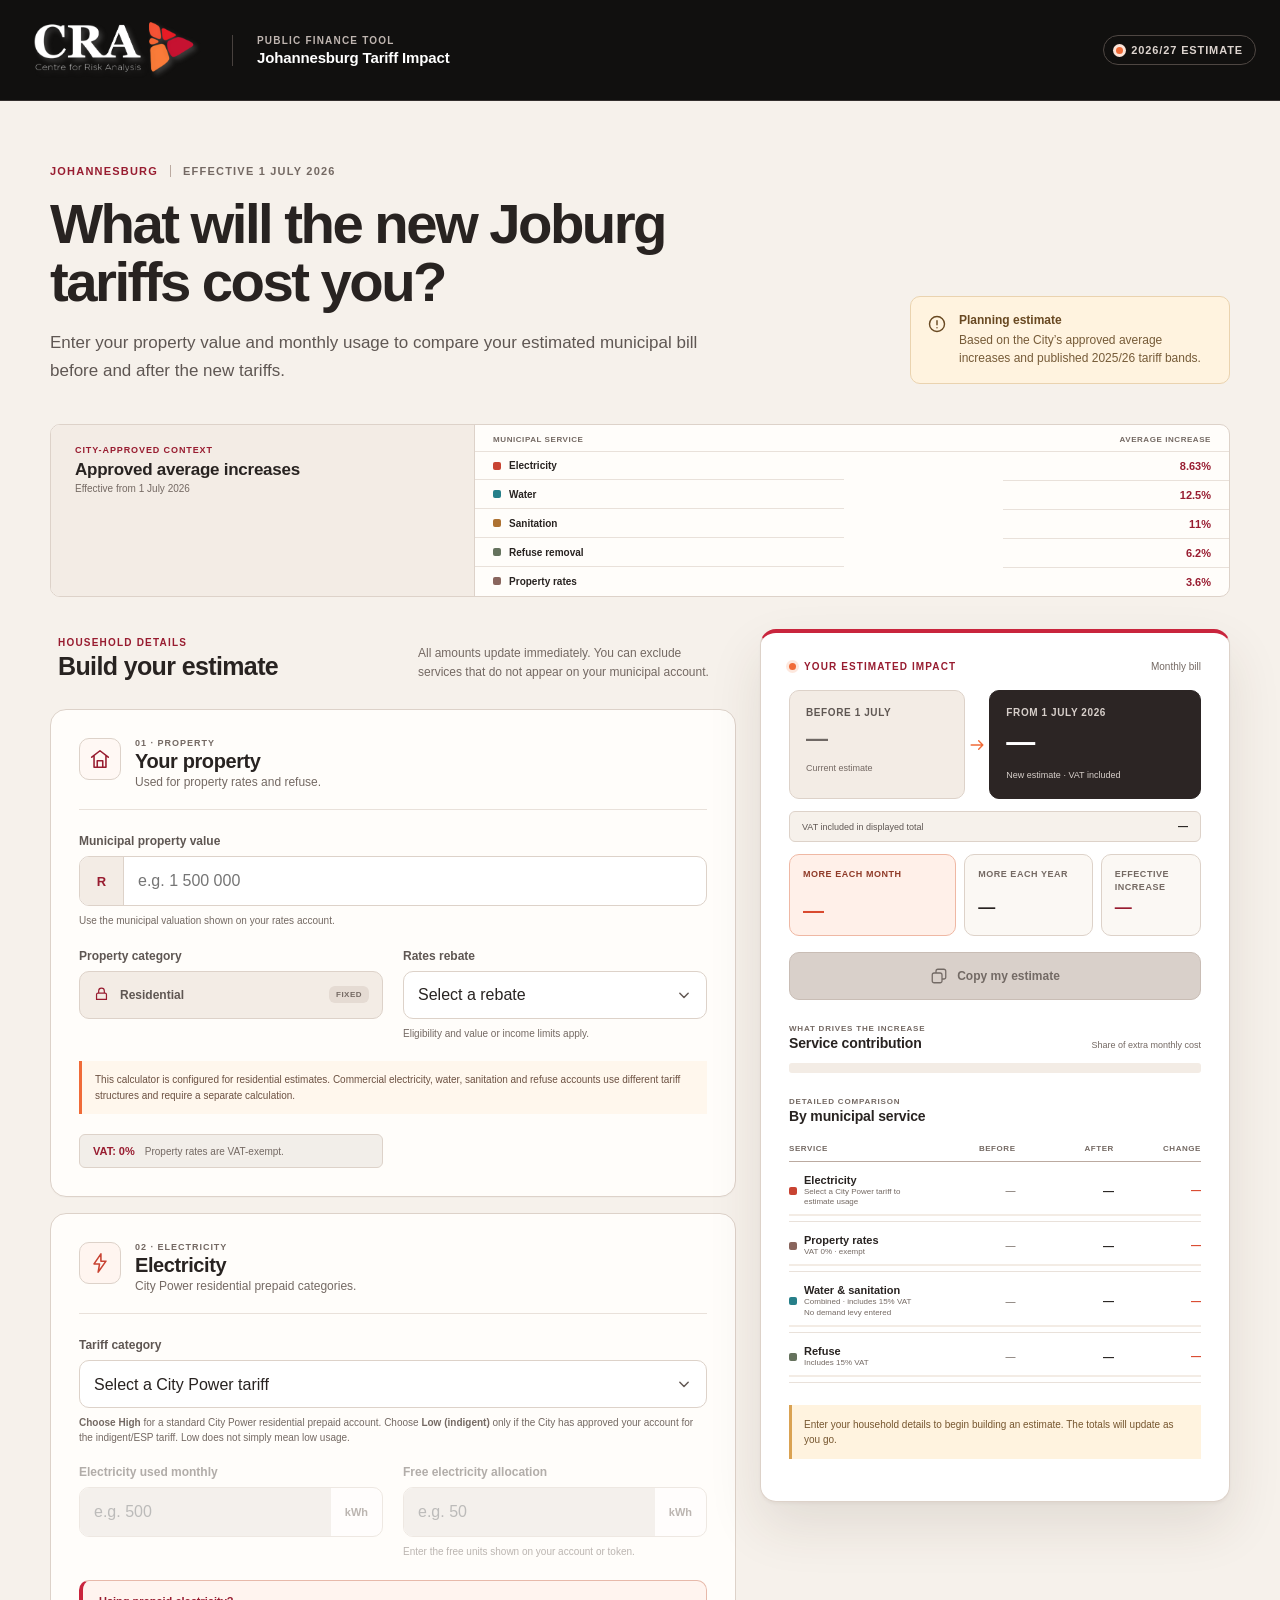
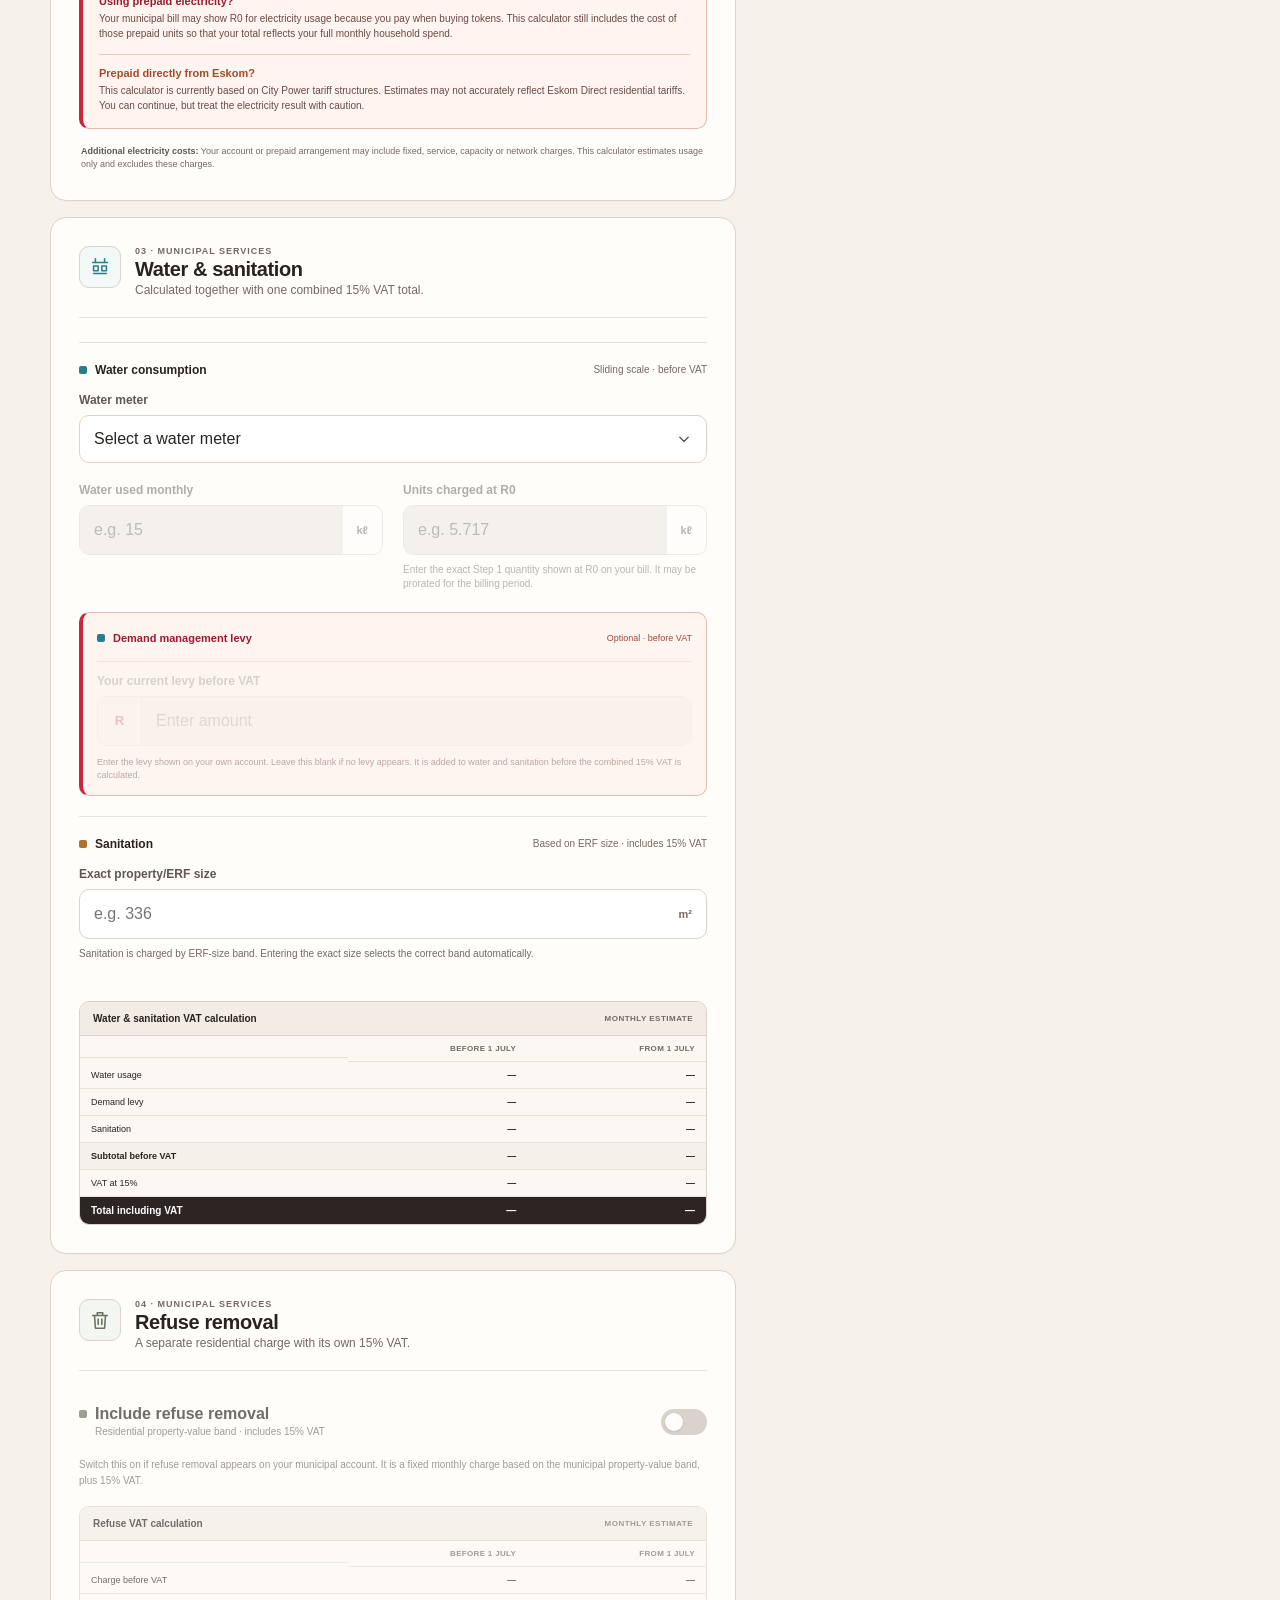
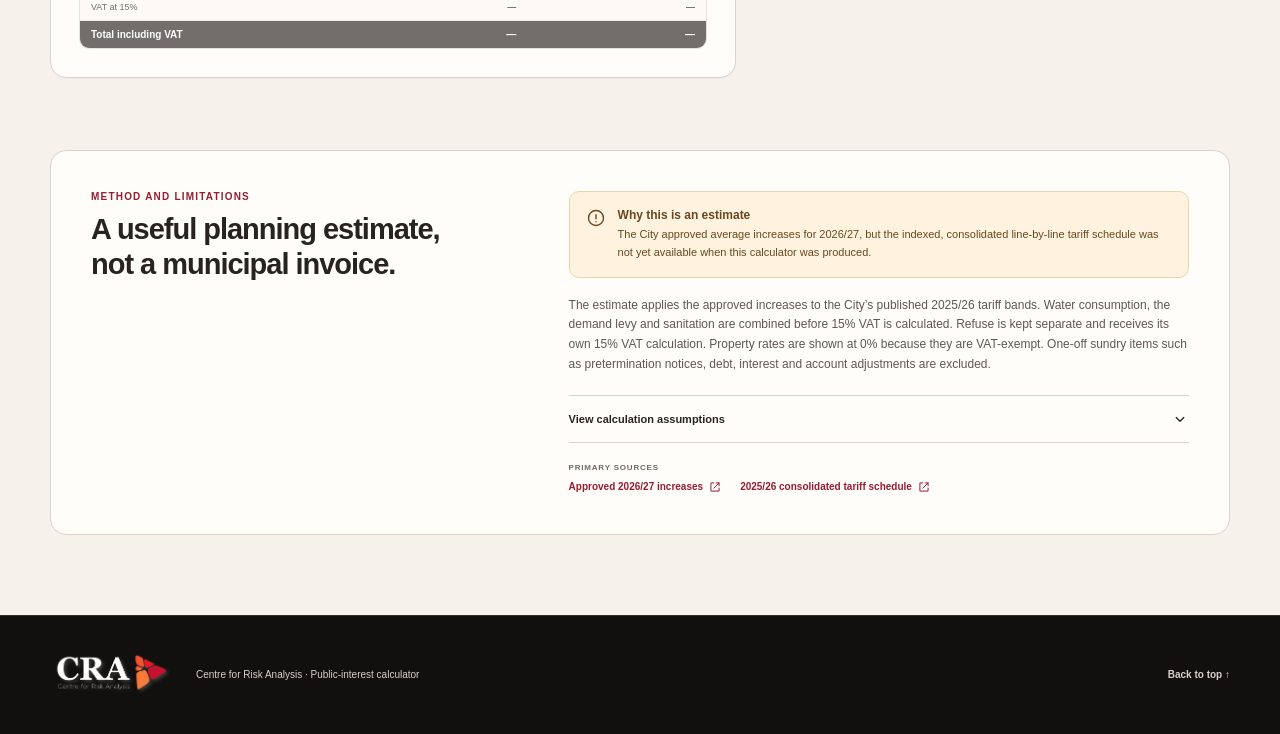
<file: index.html>
<!doctype html>
<html lang="en-ZA">
<head>
  <meta charset="utf-8">
  <meta name="viewport" content="width=device-width, initial-scale=1">
  <meta name="theme-color" content="#f6f1eb">
  <meta name="description" content="Estimate how City of Johannesburg municipal tariff increases from 1 July 2026 may affect your household bill.">
  <title>Johannesburg Tariff Impact Calculator | CRA</title>
  <style>
:root {
  --color-black: #11100f;
  --color-cra-red: #c9253d;
  --color-cra-orange: #f06b38;
  --color-bg: #f6f1eb;
  --color-surface: #fffdfa;
  --color-surface-muted: #f3ece5;
  --color-border: #ddd2c9;
  --color-text: #282321;
  --color-text-muted: #746963;
  --color-focus: #d4462d;
  --color-increase: #d94a2f;
  --color-warning: #9b5e15;
  --bg-page: var(--color-bg);
  --surface-primary: var(--color-surface);
  --surface-secondary: var(--color-surface-muted);
  --surface-elevated: #ffffff;
  --surface-result: #2c2524;
  --surface-warning: #fff3df;
  --border-default: var(--color-border);
  --border-strong: #bbaaa0;
  --border-row: #e9e1da;
  --text-primary: var(--color-text);
  --text-secondary: #5f5753;
  --text-muted: var(--color-text-muted);
  --cra-red: var(--color-cra-red);
  --cra-red-dark: #981c30;
  --cra-orange: var(--color-cra-orange);
  --increase: var(--color-increase);
  --baseline: #6f6864;
  --positive: #39745d;
  --warning: var(--color-warning);
  --focus: var(--color-focus);
  --disabled: #e9e3de;
  --gridline: #e8dfd8;
  --service-electricity: #c84332;
  --service-rates: #89655d;
  --service-water: #267f89;
  --service-sanitation: #ad7131;
  --service-refuse: #65725d;
  --radius-sm: 6px;
  --radius-md: 10px;
  --radius-lg: 16px;
  --shadow-card: 0 1px 2px rgba(42, 31, 27, .04), 0 12px 32px rgba(65, 41, 31, .07);
  --shadow-result: 0 2px 3px rgba(42, 31, 27, .04), 0 24px 54px rgba(65, 41, 31, .11);
  --font-ui: Calibri, Candara, "Segoe UI", Arial, sans-serif;
  --font-display: Calibri, Candara, "Segoe UI", Arial, sans-serif;
  --space-1: 4px;
  --space-2: 8px;
  --space-3: 12px;
  --space-4: 16px;
  --space-6: 24px;
  --space-8: 32px;
  --space-12: 48px;
  --space-16: 64px;
}

* { box-sizing: border-box; }
html { scroll-behavior: smooth; }
body { margin: 0; background: var(--bg-page); color: var(--text-primary); font-family: var(--font-ui); font-variant-numeric: tabular-nums lining-nums; -webkit-font-smoothing: antialiased; }
button, input, select { font: inherit; color: inherit; }
input, select, button { min-height: 48px; }
input, select { font-variant-numeric: tabular-nums lining-nums; }
a { color: inherit; }
svg { fill: none; stroke: currentColor; stroke-linecap: round; stroke-linejoin: round; stroke-width: 1.7; }
.skip-link { position: fixed; z-index: 1000; top: 8px; left: 8px; transform: translateY(-140%); padding: 10px 14px; background: var(--text-primary); color: #fff; border-radius: var(--radius-sm); font-weight: 700; }
.skip-link:focus { transform: translateY(0); }

.app-header { background: var(--color-black); color: #fff; border-bottom: 1px solid #332f2d; }
.header-inner { width: min(1280px, calc(100% - 48px)); min-height: 92px; margin: 0 auto; display: flex; align-items: center; gap: 24px; }
.brand { display: flex; align-items: center; flex: 0 0 auto; padding: 10px 0; }
.brand img { display: block; width: 184px; height: auto; }
.product-lockup { padding-left: 24px; border-left: 1px solid #48413e; display: flex; flex-direction: column; gap: 3px; }
.product-lockup span { color: #bfb5b0; font-size: 10px; font-weight: 700; letter-spacing: .12em; text-transform: uppercase; }
.product-lockup strong { font-family: var(--font-display); font-size: 15px; letter-spacing: -.01em; }
.edition { margin-left: auto; display: inline-flex; align-items: center; gap: 8px; padding: 8px 12px; border: 1px solid #4f4743; border-radius: 999px; color: #ddd4cf; font-size: 11px; font-weight: 700; letter-spacing: .08em; text-transform: uppercase; white-space: nowrap; }
.edition span { width: 7px; height: 7px; border-radius: 50%; background: var(--cra-orange); box-shadow: 0 0 0 3px #fce4d9; }

main { padding-bottom: 80px; }
.intro { width: min(1180px, calc(100% - 48px)); margin: 0 auto; padding: 64px 0 40px; display: grid; grid-template-columns: minmax(0, 1fr) 320px; gap: 64px; align-items: end; }
.intro-copy { max-width: 760px; }
.eyebrow { display: flex; align-items: center; gap: 0; margin-bottom: 18px; color: var(--cra-red-dark); font-size: 11px; font-weight: 700; letter-spacing: .11em; text-transform: uppercase; }
.eyebrow span + span { margin-left: 12px; padding-left: 12px; border-left: 1px solid var(--border-strong); color: var(--text-muted); }
h1, h2, h3, p { margin-top: 0; }
h1, h2, h3 { font-family: var(--font-display); }
.intro h1 { max-width: 720px; margin-bottom: 18px; font-size: clamp(40px, 4.4vw, 60px); line-height: 1.03; letter-spacing: -.045em; }
.intro-copy > p { max-width: 650px; margin-bottom: 0; color: var(--text-secondary); font-size: 17px; line-height: 1.62; }
.intro-note { display: flex; align-items: flex-start; gap: 12px; padding: 16px; background: var(--surface-warning); border: 1px solid #ead3af; border-radius: var(--radius-md); color: #684821; }
.intro-note > svg { flex: 0 0 auto; width: 20px; height: 20px; margin-top: 1px; }
.intro-note p { margin: 0; display: flex; flex-direction: column; gap: 4px; }
.intro-note strong { font-size: 12px; }
.intro-note span { color: #765b38; font-size: 12px; line-height: 1.5; }

.service-electricity { --service-color: var(--service-electricity); }
.service-rates { --service-color: var(--service-rates); }
.service-water { --service-color: var(--service-water); }
.service-water-sanitation { --service-color: var(--service-water); }
.service-sanitation { --service-color: var(--service-sanitation); }
.service-refuse { --service-color: var(--service-refuse); }

.tariff-context { width: min(1180px, calc(100% - 48px)); margin: 0 auto 32px; display: grid; grid-template-columns: minmax(220px, .72fr) minmax(0, 1.28fr); overflow: hidden; background: var(--surface-primary); border: 1px solid var(--border-default); border-radius: var(--radius-md); }
.tariff-context-heading { padding: 20px 24px; background: var(--surface-secondary); border-right: 1px solid var(--border-default); }
.tariff-context-heading > span { display: block; margin-bottom: 5px; color: var(--cra-red-dark); font-size: 9px; font-weight: 700; letter-spacing: .1em; text-transform: uppercase; }
.tariff-context-heading h2 { margin: 0 0 3px; font-size: 17px; letter-spacing: -.015em; }
.tariff-context-heading p { margin: 0; color: var(--text-muted); font-size: 10px; }
.tariff-context table { width: 100%; border-collapse: collapse; table-layout: fixed; }
.tariff-context th, .tariff-context td { padding: 8px 18px; border-bottom: 1px solid var(--border-row); font-size: 10px; }
.tariff-context thead th { padding-top: 10px; padding-bottom: 7px; color: var(--text-muted); font-size: 8px; letter-spacing: .07em; text-transform: uppercase; }
.tariff-context th { font-weight: 600; text-align: left; }
.tariff-context th:first-child { width: 70%; }
.tariff-context td, .tariff-context thead th:last-child { text-align: right; }
.tariff-context td { color: var(--cra-red-dark); font-size: 11px; font-weight: 700; font-variant-numeric: tabular-nums lining-nums; }
.tariff-context tbody tr:last-child th, .tariff-context tbody tr:last-child td { border-bottom: 0; }
.tariff-context tbody th { display: flex; align-items: center; gap: 8px; }

.calculator-workspace { width: min(1180px, calc(100% - 48px)); margin: 0 auto; display: grid; grid-template-columns: minmax(0, 1fr) 470px; gap: 24px; align-items: start; }
.inputs { min-width: 0; display: flex; flex-direction: column; gap: 16px; }
.form-intro { padding: 8px 8px 12px; display: flex; justify-content: space-between; gap: 24px; align-items: end; }
.form-intro span { display: block; margin-bottom: 4px; color: var(--cra-red-dark); font-size: 10px; font-weight: 700; letter-spacing: .12em; text-transform: uppercase; }
.form-intro h2 { margin: 0; font-size: 25px; letter-spacing: -.025em; }
.form-intro > p { max-width: 310px; margin: 0; color: var(--text-muted); font-size: 12px; line-height: 1.55; }
.input-card { padding: 28px; background: var(--surface-primary); border: 1px solid var(--border-default); border-radius: var(--radius-lg); box-shadow: 0 1px 1px rgba(42, 31, 27, .025); }
.section-heading { display: flex; align-items: flex-start; gap: 14px; margin-bottom: 24px; padding-bottom: 20px; border-bottom: 1px solid var(--border-row); }
.section-icon { flex: 0 0 auto; display: grid; place-items: center; width: 42px; height: 42px; border: 1px solid var(--border-default); border-radius: var(--radius-md); color: var(--cra-red-dark); background: #fff8f4; }
.section-icon svg { width: 22px; height: 22px; }
.section-icon.electricity-icon { color: var(--service-electricity); background: #fff5f0; }
.section-icon.services-icon { color: var(--service-water); background: #f2f9f8; }
.section-icon.refuse-icon { color: var(--service-refuse); background: #f4f6f2; }
.section-heading > div:last-child > span { display: block; margin-bottom: 2px; color: var(--text-muted); font-size: 9px; font-weight: 700; letter-spacing: .11em; text-transform: uppercase; }
.section-heading h3 { margin: 0 0 2px; font-size: 20px; letter-spacing: -.02em; }
.section-heading p { margin: 0; color: var(--text-muted); font-size: 12px; }
.field-grid { display: grid; grid-template-columns: 1fr 1fr; gap: 20px; }
.field { min-width: 0; display: flex; flex-direction: column; gap: 8px; }
.field.wide { grid-column: 1 / -1; }
.field > span { color: var(--text-secondary); font-size: 12px; font-weight: 700; }
.field small, .switch-row small { color: var(--text-muted); font-size: 10px; line-height: 1.45; }
.locked-field { min-height: 48px; display: grid; grid-template-columns: auto 1fr auto; align-items: center; gap: 10px; padding: 0 13px; background: var(--surface-secondary); border: 1px solid var(--border-default); border-radius: var(--radius-md); color: var(--text-secondary); }
.locked-field svg { width: 17px; height: 17px; color: var(--cra-red-dark); }
.locked-field strong { font-size: 12px; }
.locked-field span { padding: 4px 7px; background: #e5dbd3; border-radius: var(--radius-sm); color: var(--text-muted); font-size: 8px; font-weight: 700; letter-spacing: .06em; text-transform: uppercase; }
.residential-note { grid-column: 1 / -1; margin: 0; padding: 11px 13px; background: #fff7ed; border-left: 3px solid var(--cra-orange); color: #6c5142; font-size: 10px; line-height: 1.55; }
.vat-status { display: flex; align-items: center; gap: 10px; padding: 10px 13px; background: #f2eee9; border: 1px solid var(--border-default); border-radius: var(--radius-sm); }
.vat-status strong { color: var(--cra-red-dark); font-size: 11px; }
.vat-status span { color: var(--text-muted); font-size: 10px; }
.prepaid-guidance-cra { padding: 14px 16px; background: #fff4ef; border: 1px solid #e7b9aa; border-left: 4px solid var(--cra-red); border-radius: var(--radius-md); }
.prepaid-guidance-cra, .electricity-small-note, .levy-panel { grid-column: 1 / -1; }
.prepaid-guidance-cra > div + div { margin-top: 12px; padding-top: 12px; border-top: 1px solid #eccabd; }
.prepaid-guidance-cra strong { display: block; margin-bottom: 4px; color: var(--cra-red-dark); font-size: 11px; }
.prepaid-guidance-cra > div:last-child strong { color: #a54b27; }
.prepaid-guidance-cra p { margin: 0; color: #684b43; font-size: 10px; line-height: 1.55; }
.electricity-small-note { margin: -4px 2px 0; color: var(--text-muted); font-size: 9px; line-height: 1.5; }
.electricity-small-note strong { color: var(--text-secondary); }
.levy-panel { padding: 12px 14px; background: #fff5f0; border: 1px solid #e7bdaf; border-left: 4px solid var(--cra-red); border-radius: var(--radius-md); }
.levy-heading { min-height: 36px; display: flex; align-items: center; justify-content: space-between; gap: 16px; padding-bottom: 10px; }
.levy-heading > span { display: inline-flex; align-items: center; gap: 8px; font-size: 11px; }
.levy-heading strong { color: var(--cra-red-dark); }
.levy-heading > small { color: #9b4b37; font-size: 9px; }
.levy-detail { display: grid; grid-template-columns: minmax(150px, .9fr) 1.1fr; gap: 14px; align-items: end; padding-top: 12px; border-top: 1px solid #edc9bd; }
.levy-detail.single-field { grid-template-columns: minmax(0, 1fr); }
.levy-panel > p { margin: 10px 0 0; color: #76554b; font-size: 9px; line-height: 1.5; }
.levy-panel.is-excluded .levy-detail, .levy-panel.is-excluded > p { opacity: .48; }
input, select { width: 100%; border: 1px solid var(--border-default); border-radius: var(--radius-md); background-color: #fff; outline: none; transition: border-color 160ms ease-out, box-shadow 160ms ease-out, background-color 160ms ease-out; }
input { padding: 13px 14px; }
select { appearance: none; padding: 13px 42px 13px 14px; background-image: url("data:image/svg+xml,%3Csvg xmlns='http://www.w3.org/2000/svg' width='20' height='20' viewBox='0 0 24 24' fill='none' stroke='%23645a55' stroke-width='1.8' stroke-linecap='round' stroke-linejoin='round'%3E%3Cpath d='m7 10 5 5 5-5'/%3E%3C/svg%3E"); background-repeat: no-repeat; background-position: right 12px center; }
input:hover, select:hover, .money-input:hover, .unit-input:hover { border-color: var(--border-strong); }
input:focus-visible, select:focus-visible, button:focus-visible, a:focus-visible { outline: 3px solid rgba(212, 70, 45, .2); outline-offset: 2px; }
input:focus, select:focus { border-color: var(--focus); box-shadow: 0 0 0 3px rgba(212, 70, 45, .11); }
input:invalid { border-color: var(--cra-red); }
.money-input, .unit-input { display: flex; align-items: center; overflow: hidden; background: #fff; border: 1px solid var(--border-default); border-radius: var(--radius-md); transition: border-color 160ms ease-out, box-shadow 160ms ease-out; }
.money-input:focus-within, .unit-input:focus-within { border-color: var(--focus); box-shadow: 0 0 0 3px rgba(212, 70, 45, .11); }
.money-input input, .unit-input input { min-width: 0; border: 0; border-radius: 0; box-shadow: none !important; background: transparent; }
.money-input b { align-self: stretch; display: grid; place-items: center; min-width: 44px; background: var(--surface-secondary); border-right: 1px solid var(--border-default); color: var(--cra-red-dark); font-size: 13px; }
.unit-input b { padding: 0 14px; color: var(--text-muted); font-size: 11px; font-weight: 700; }
.service-subsection { padding: 20px 0; border-top: 1px solid var(--border-row); transition: opacity 160ms ease-out, background-color 160ms ease-out; }
.service-subsection:first-of-type { padding-top: 0; border-top: 0; }
.service-subsection:last-child { padding-bottom: 0; }
.subsection-label { display: flex; align-items: center; justify-content: space-between; margin-bottom: 16px; }
.subsection-label > span { display: flex; align-items: center; gap: 8px; font-size: 12px; font-weight: 700; }
.subsection-label small { color: var(--text-muted); font-size: 10px; }
.service-dot { flex: 0 0 auto; display: inline-block; width: 8px; height: 8px; border-radius: 2px; background: currentColor; }
.service-dot.electricity { color: var(--service-electricity); }
.service-dot.rates { color: var(--service-rates); }
.service-dot.water { color: var(--service-water); }
.service-dot.sanitation { color: var(--service-sanitation); }
.service-dot.refuse { color: var(--service-refuse); }
.field.is-disabled { opacity: .48; }
.field.is-disabled input { pointer-events: none; background: var(--disabled); }
.service-subsection.is-excluded { opacity: .66; }
.refuse-subsection.is-excluded { opacity: .66; }
.service-explainer { margin: 8px 0 0; color: var(--text-muted); font-size: 10px; line-height: 1.55; }
.tax-summary { margin-top: 20px; overflow: hidden; background: #fbf8f4; border: 1px solid var(--border-default); border-radius: var(--radius-md); }
.tax-summary-heading { display: flex; align-items: center; justify-content: space-between; gap: 16px; padding: 11px 13px; background: var(--surface-secondary); border-bottom: 1px solid var(--border-default); }
.tax-summary-heading span { font-size: 10px; font-weight: 800; }
.tax-summary-heading small { color: var(--text-muted); font-size: 8px; font-weight: 700; letter-spacing: .06em; text-transform: uppercase; }
.tax-summary-grid { display: grid; grid-template-columns: minmax(110px, 1.2fr) .8fr .8fr; align-items: center; }
.tax-summary-grid > * { min-width: 0; margin: 0; padding: 8px 11px; border-bottom: 1px solid var(--border-row); font-size: 9px; }
.tax-summary-grid > b { color: var(--text-muted); font-size: 8px; letter-spacing: .04em; text-align: right; text-transform: uppercase; }
.tax-summary-grid > strong { font-variant-numeric: tabular-nums lining-nums; text-align: right; white-space: nowrap; }
.tax-summary-grid > :nth-last-child(-n+3) { border-bottom: 0; }
.tax-summary-grid .summary-subtotal { background: #f5f0ea; font-weight: 700; }
.tax-summary-grid .summary-total { background: #2c2524; color: #fff; font-size: 10px; font-weight: 800; }
.refuse-tax-summary { margin-top: 18px; }
.switch-row { position: relative; display: flex; align-items: center; justify-content: space-between; min-height: 54px; padding: 2px 0; cursor: pointer; }
.switch-row > span { display: grid; grid-template-columns: auto 1fr; gap: 2px 8px; align-items: center; }
.switch-row > span small { grid-column: 2; }
.switch-row input { position: absolute; opacity: 0; pointer-events: none; }
.switch { position: relative; flex: 0 0 auto; width: 46px; height: 26px; border-radius: 999px; background: #c8bdb6; transition: background 160ms ease-out; }
.switch::after { content: ""; position: absolute; top: 4px; left: 4px; width: 18px; height: 18px; border-radius: 50%; background: #fff; box-shadow: 0 1px 3px rgba(40, 28, 24, .2); transition: transform 160ms ease-out; }
.switch-row input:checked + .switch { background: var(--cra-red); }
.switch-row input:checked + .switch::after { transform: translateX(20px); }
.switch-row input:focus-visible + .switch { outline: 3px solid rgba(212, 70, 45, .2); outline-offset: 3px; }

.results { position: sticky; top: 24px; min-width: 0; overflow: hidden; padding: 28px; background: var(--surface-elevated); border: 1px solid var(--border-default); border-top: 4px solid var(--cra-red); border-radius: var(--radius-lg); box-shadow: var(--shadow-result); transition: box-shadow 180ms ease-out, border-color 180ms ease-out; }
.results.is-updating { border-color: #d8a28f; box-shadow: 0 0 0 4px rgba(212, 70, 45, .07), var(--shadow-result); }
.result-topline { display: flex; justify-content: space-between; align-items: center; margin-bottom: 18px; }
.result-topline > span { display: inline-flex; align-items: center; gap: 8px; color: var(--cra-red-dark); font-size: 10px; font-weight: 800; letter-spacing: .11em; text-transform: uppercase; }
.result-topline > span i { width: 7px; height: 7px; border-radius: 50%; background: var(--cra-orange); box-shadow: 0 0 0 3px #fde8de; }
.result-topline small { color: var(--text-muted); font-size: 10px; }
.total-comparison { display: grid; grid-template-columns: 1fr 24px 1.2fr; align-items: stretch; margin-bottom: 12px; }
.total-comparison > div { padding: 16px; border-radius: var(--radius-md); }
.total-comparison > div > span { display: block; margin-bottom: 8px; font-size: 10px; font-weight: 700; letter-spacing: .06em; text-transform: uppercase; }
.total-comparison strong { display: block; margin-bottom: 5px; font-family: var(--font-display); font-variant-numeric: tabular-nums lining-nums; letter-spacing: -.035em; white-space: nowrap; }
.total-comparison small { font-size: 9px; }
.total-vat-line { display: flex; align-items: center; justify-content: space-between; gap: 16px; margin: 0 0 12px; padding: 9px 12px; background: #f6f1eb; border: 1px solid var(--border-default); border-radius: var(--radius-sm); color: var(--text-secondary); font-size: 9px; }
.total-vat-line strong { color: var(--text-primary); font-size: 10px; font-variant-numeric: tabular-nums lining-nums; }
.before-total { background: var(--surface-secondary); color: var(--text-secondary); border: 1px solid var(--border-default); }
.before-total strong { color: var(--baseline); font-size: 22px; }
.before-total small { color: var(--text-muted); }
.after-total { background: var(--surface-result); color: #fff; border: 1px solid var(--surface-result); }
.after-total strong { font-size: 29px; }
.after-total small, .after-total > span { color: #d7cfca; }
.comparison-arrow { align-self: center; justify-self: center; width: 20px; height: 20px; color: var(--cra-orange); }
.impact-grid { display: grid; grid-template-columns: 1.3fr 1fr .78fr; gap: 8px; margin-bottom: 26px; }
.impact-card { min-width: 0; padding: 13px; background: #fbf8f4; border: 1px solid var(--border-default); border-radius: var(--radius-md); }
.impact-card span { display: block; min-height: 26px; margin-bottom: 4px; color: var(--text-muted); font-size: 9px; font-weight: 700; line-height: 1.35; letter-spacing: .06em; text-transform: uppercase; }
.impact-card strong { display: block; font-family: var(--font-display); font-size: 17px; font-variant-numeric: tabular-nums lining-nums; letter-spacing: -.025em; white-space: nowrap; }
.primary-impact { background: #fff0e9; border-color: #efb8a4; }
.primary-impact span { color: #8f3a28; }
.primary-impact strong { color: var(--increase); font-size: 21px; }
.percentage-impact strong { color: var(--cra-red-dark); }
.contribution { margin-bottom: 24px; }
.result-section-heading { display: flex; align-items: end; justify-content: space-between; gap: 16px; margin-bottom: 12px; }
.result-section-heading span { display: block; margin-bottom: 2px; color: var(--text-muted); font-size: 8px; font-weight: 700; letter-spacing: .1em; text-transform: uppercase; }
.result-section-heading h3 { margin: 0; font-size: 14px; letter-spacing: -.01em; }
.result-section-heading > small { max-width: 110px; color: var(--text-muted); font-size: 9px; line-height: 1.3; text-align: right; }
.contribution-bar { display: flex; width: 100%; height: 10px; overflow: hidden; background: var(--surface-secondary); border-radius: 3px; }
.contribution-bar i { width: 0; min-width: 0; height: 100%; background: var(--service-color); transition: width 220ms ease-out; }
.contribution-bar i + i { box-shadow: inset 1px 0 rgba(255, 255, 255, .8); }
.contribution-bar .electricity { --service-color: var(--service-electricity); }
.contribution-bar .rates { --service-color: var(--service-rates); }
.contribution-bar .water, .contribution-bar .water-sanitation { --service-color: var(--service-water); }
.contribution-bar .sanitation { --service-color: var(--service-sanitation); }
.contribution-bar .refuse { --service-color: var(--service-refuse); }
.breakdown { margin-bottom: 22px; }
.breakdown-head, .service-row { display: grid; grid-template-columns: minmax(100px, 1.15fr) .8fr .8fr .7fr; gap: 9px; align-items: center; }
.breakdown-head { padding: 8px 0; border-bottom: 1px solid var(--border-strong); color: var(--text-muted); font-size: 8px; font-weight: 700; letter-spacing: .07em; text-transform: uppercase; }
.breakdown-head b { text-align: right; }
.service-row { position: relative; padding: 12px 0 14px; border-bottom: 1px solid var(--border-row); font-size: 11px; }
.service-row > span { min-width: 0; display: flex; align-items: center; gap: 7px; font-weight: 700; }
.service-row > span > span { min-width: 0; display: flex; flex-direction: column; gap: 1px; }
.service-row > span > span > small { color: var(--text-muted); font-size: 8px; font-weight: 500; line-height: 1.25; }
.service-row > small, .service-row > strong, .service-row > b { text-align: right; font-variant-numeric: tabular-nums lining-nums; white-space: nowrap; }
.service-row > small { color: var(--text-muted); font-size: 10px; }
.service-row > strong { font-size: 11px; }
.service-row > b { color: var(--increase); font-size: 10px; }
.row-bar { position: absolute; left: 0; right: 0; bottom: 5px; height: 2px; overflow: hidden; background: var(--surface-secondary); }
.row-bar em { display: block; width: 0; height: 100%; background: var(--service-color); transition: width 220ms ease-out; }
.copy-action { position: relative; margin: -10px 0 24px; }
.result-note { margin: 0 0 14px; padding: 12px; background: var(--surface-warning); border-left: 3px solid #daa252; color: #76562f; font-size: 10px; line-height: 1.5; }
#share-button { width: 100%; display: flex; align-items: center; justify-content: center; gap: 9px; border: 1px solid var(--cra-red-dark); border-radius: var(--radius-md); background: var(--cra-red); color: #fff; font-size: 12px; font-weight: 700; cursor: pointer; transition: background 160ms ease-out, border-color 160ms ease-out, transform 160ms ease-out; }
#share-button svg { width: 18px; height: 18px; }
#share-button:hover { background: var(--cra-red-dark); border-color: var(--cra-red-dark); }
#share-button:active { transform: translateY(1px); }
#share-button:disabled { background: #d9d0ca; border-color: #c9bdb5; color: #736a65; cursor: not-allowed; transform: none; }
.copied { position: absolute; inset: auto 8px 8px auto; display: inline-flex; align-items: center; gap: 5px; padding: 6px 9px; border-radius: var(--radius-sm); background: var(--positive); color: #fff; font-size: 9px; font-weight: 700; opacity: 0; transform: translateY(5px); pointer-events: none; transition: opacity 160ms ease-out, transform 160ms ease-out; }
.copied svg { width: 13px; height: 13px; }
.copied.show { opacity: 1; transform: translateY(0); }

.methodology { width: min(1180px, calc(100% - 48px)); margin: 72px auto 0; padding: 40px; display: grid; grid-template-columns: .8fr 1.2fr; gap: 64px; background: var(--surface-primary); border: 1px solid var(--border-default); border-radius: var(--radius-lg); }
.method-heading > span { display: block; margin-bottom: 10px; color: var(--cra-red-dark); font-size: 10px; font-weight: 700; letter-spacing: .12em; text-transform: uppercase; }
.method-heading h2 { margin: 0; font-size: 29px; line-height: 1.18; letter-spacing: -.035em; }
.method-body > p { color: var(--text-secondary); font-size: 12px; line-height: 1.65; }
.limitation-note { display: flex; gap: 12px; margin-bottom: 18px; padding: 16px; background: var(--surface-warning); border: 1px solid #ead3af; border-radius: var(--radius-md); color: #684821; }
.limitation-note svg { flex: 0 0 auto; width: 20px; height: 20px; }
.limitation-note p { margin: 0; display: flex; flex-direction: column; gap: 4px; }
.limitation-note strong { font-size: 12px; }
.limitation-note span { font-size: 11px; line-height: 1.55; }
.method-body details { margin: 20px 0; border-top: 1px solid var(--border-default); border-bottom: 1px solid var(--border-default); }
.method-body summary { display: flex; align-items: center; justify-content: space-between; gap: 16px; padding: 14px 0; font-size: 11px; font-weight: 700; cursor: pointer; list-style: none; }
.method-body summary::-webkit-details-marker { display: none; }
.method-body summary svg { width: 18px; height: 18px; transition: transform 160ms ease-out; }
.method-body details[open] summary svg { transform: rotate(180deg); }
.method-body details p { margin: 0 0 16px; color: var(--text-secondary); font-size: 11px; line-height: 1.65; }
.sources { display: flex; flex-wrap: wrap; align-items: center; gap: 8px 18px; }
.sources > span { width: 100%; color: var(--text-muted); font-size: 8px; font-weight: 700; letter-spacing: .1em; text-transform: uppercase; }
.sources a { display: inline-flex; align-items: center; gap: 5px; color: var(--cra-red-dark); font-size: 10px; font-weight: 700; text-decoration: none; }
.sources a:hover { text-decoration: underline; }
.sources svg { width: 14px; height: 14px; }

footer { background: var(--color-black); color: #d8cfca; border-top: 1px solid #332f2d; }
.footer-inner { width: min(1180px, calc(100% - 48px)); min-height: 118px; margin: 0 auto; display: flex; align-items: center; gap: 20px; }
.footer-inner img { width: 126px; }
.footer-inner p { flex: 1; margin: 0; font-size: 10px; }
.footer-inner a { font-size: 10px; font-weight: 700; text-decoration: none; }
.footer-inner a:hover { color: #fff; }

@media (max-width: 1040px) {
  .product-lockup { display: none; }
  .intro { grid-template-columns: minmax(0, 1fr) 290px; gap: 40px; }
  .calculator-workspace { grid-template-columns: minmax(0, 1fr) 430px; }
  .results { padding: 24px; }
}

@media (max-width: 900px) {
  main { padding-bottom: 64px; }
  .intro { padding-top: 48px; grid-template-columns: 1fr; gap: 24px; align-items: start; }
  .intro-note { max-width: 520px; }
  .calculator-workspace { grid-template-columns: 1fr; }
  .results { position: relative; top: 0; }
  .methodology { margin-top: 48px; grid-template-columns: 1fr; gap: 28px; }
}

@media (max-height: 850px) and (min-width: 901px) {
  .results { position: relative; top: 0; }
}

@media (max-width: 680px) {
  body { padding-bottom: 0; }
  .header-inner, .intro, .tariff-context, .calculator-workspace, .methodology, .footer-inner { width: min(100% - 32px, 600px); }
  .header-inner { min-height: 76px; gap: 12px; }
  .brand { padding: 8px 0; }
  .brand img { width: 132px; }
  .edition { padding: 7px 9px; font-size: 8px; }
  .intro { padding: 40px 0 30px; }
  .eyebrow { flex-wrap: wrap; row-gap: 6px; margin-bottom: 14px; font-size: 9px; }
  .intro h1 { margin-bottom: 14px; font-size: 37px; line-height: 1.06; }
  .intro-copy > p { font-size: 15px; line-height: 1.55; }
  .tariff-context { grid-template-columns: 1fr; }
  .tariff-context-heading { padding: 16px 18px; border-right: 0; border-bottom: 1px solid var(--border-default); }
  .tariff-context th, .tariff-context td { padding: 8px 16px; }
  .calculator-workspace { gap: 16px; }
  .results { padding: 22px 18px; border-radius: var(--radius-md); }
  .total-comparison { grid-template-columns: 1fr 20px 1.12fr; }
  .total-comparison > div { padding: 13px 12px; }
  .before-total strong { font-size: 19px; }
  .after-total strong { font-size: 24px; }
  .impact-grid { grid-template-columns: 1fr 1fr; }
  .percentage-impact { grid-column: 1 / -1; display: flex; align-items: center; justify-content: space-between; }
  .percentage-impact span { min-height: 0; margin: 0; }
  .form-intro { padding: 16px 4px 4px; display: block; }
  .form-intro > p { margin-top: 10px; }
  .input-card { padding: 22px 18px; border-radius: var(--radius-md); }
  .section-heading { margin-bottom: 20px; padding-bottom: 18px; }
  .field-grid { grid-template-columns: 1fr; gap: 18px; }
  .field.wide { grid-column: auto; }
  .levy-detail { grid-template-columns: 1fr; }
  .methodology { padding: 24px 20px; }
  .method-heading h2 { font-size: 25px; }
  .footer-inner { min-height: 120px; padding: 24px 0; flex-wrap: wrap; }
  .footer-inner p { min-width: 180px; }
}

@media (max-width: 420px) {
  .edition { width: 9px; height: 9px; min-height: 0; overflow: hidden; padding: 0; border: 0; color: transparent; }
  .edition span { flex: 0 0 auto; }
  .intro h1 { font-size: 33px; }
  .total-comparison { grid-template-columns: 1fr; gap: 8px; }
  .comparison-arrow { display: none; }
  .total-comparison > div { display: grid; grid-template-columns: 1fr auto; align-items: center; column-gap: 8px; }
  .total-comparison > div > span { margin: 0; }
  .total-comparison > div > small { grid-column: 1; }
  .total-comparison > div > strong { grid-column: 2; grid-row: 1 / 3; margin: 0; }
  .breakdown-head, .service-row { grid-template-columns: minmax(84px, 1fr) .8fr .8fr; }
  .breakdown-head b:last-child, .service-row > b { display: none; }
  .service-row > span { font-size: 10px; }
  .service-row > small, .service-row > strong { font-size: 9px; }
}

@media (prefers-reduced-motion: reduce) {
  html { scroll-behavior: auto; }
  *, *::before, *::after { transition-duration: .001ms !important; animation-duration: .001ms !important; animation-iteration-count: 1 !important; }
}

</style>
</head>
<body>
  <a class="skip-link" href="#calculator">Skip to calculator</a>

  <header class="app-header">
    <div class="header-inner">
      <a class="brand" href="#top" aria-label="Centre for Risk Analysis — Johannesburg Tariff Impact Calculator">
        <img src="[data-uri]" alt="Centre for Risk Analysis">
      </a>
      <div class="product-lockup" aria-label="Product name">
        <span>Public finance tool</span>
        <strong>Johannesburg Tariff Impact</strong>
      </div>
      <div class="edition"><span aria-hidden="true"></span>2026/27 estimate</div>
    </div>
  </header>

  <main id="top">
    <section class="intro" aria-labelledby="page-title">
      <div class="intro-copy">
        <div class="eyebrow"><span>Johannesburg</span><span>Effective 1 July 2026</span></div>
        <h1 id="page-title">What will the new Joburg tariffs cost you?</h1>
        <p>Enter your property value and monthly usage to compare your estimated municipal bill before and after the new tariffs.</p>
      </div>
      <div class="intro-note">
        <svg aria-hidden="true" viewBox="0 0 24 24"><path d="M12 8v5m0 3.5v.01M21 12a9 9 0 1 1-18 0 9 9 0 0 1 18 0Z"/></svg>
        <p><strong>Planning estimate</strong><span>Based on the City’s approved average increases and published 2025/26 tariff bands.</span></p>
      </div>
    </section>

    <section class="tariff-context" aria-labelledby="tariff-context-title">
      <div class="tariff-context-heading">
        <span>City-approved context</span>
        <h2 id="tariff-context-title">Approved average increases</h2>
        <p>Effective from 1 July 2026</p>
      </div>
      <table>
        <thead><tr><th scope="col">Municipal service</th><th scope="col">Average increase</th></tr></thead>
        <tbody>
          <tr><th scope="row"><i class="service-dot electricity"></i>Electricity</th><td>8.63%</td></tr>
          <tr><th scope="row"><i class="service-dot water"></i>Water</th><td>12.5%</td></tr>
          <tr><th scope="row"><i class="service-dot sanitation"></i>Sanitation</th><td>11%</td></tr>
          <tr><th scope="row"><i class="service-dot refuse"></i>Refuse removal</th><td>6.2%</td></tr>
          <tr><th scope="row"><i class="service-dot rates"></i>Property rates</th><td>3.6%</td></tr>
        </tbody>
      </table>
    </section>

    <section class="calculator-workspace" id="calculator" aria-label="Municipal bill calculator">
      <form id="tariff-form" class="inputs" autocomplete="off">
        <div class="form-intro">
          <div><span>Household details</span><h2>Build your estimate</h2></div>
          <p>All amounts update immediately. You can exclude services that do not appear on your municipal account.</p>
        </div>

        <section class="input-card" aria-labelledby="property-heading">
          <div class="section-heading">
            <div class="section-icon" aria-hidden="true"><svg viewBox="0 0 24 24"><path d="m3 10 9-7 9 7M5.5 8.5V21h13V8.5M9 21v-7h6v7"/></svg></div>
            <div><span>01 · Property</span><h3 id="property-heading">Your property</h3><p>Used for property rates and refuse.</p></div>
          </div>
          <div class="field-grid">
            <label class="field wide">
              <span>Municipal property value</span>
              <div class="money-input"><b>R</b><input id="property-value" type="number" min="0" step="10000" inputmode="numeric" placeholder="e.g. 1 500 000" aria-describedby="property-value-help"></div>
              <small id="property-value-help">Use the municipal valuation shown on your rates account.</small>
            </label>
            <div class="field">
              <span>Property category</span>
              <div class="locked-field"><svg aria-hidden="true" viewBox="0 0 24 24"><path d="M8 10V7a4 4 0 0 1 8 0v3m-9 0h10a2 2 0 0 1 2 2v7H5v-7a2 2 0 0 1 2-2Z"/></svg><strong>Residential</strong><span>Fixed</span></div>
            </div>
            <label class="field">
              <span>Rates rebate</span>
              <select id="rates-rebate" aria-describedby="rates-rebate-help">
                <option value="" selected disabled>Select a rebate</option>
                <option value="none">None</option>
                <option value="p70">Pensioner 70+ · 100% up to R2m</option>
                <option value="p100">Qualifying pensioner · 100% up to R1.5m</option>
                <option value="p50">Qualifying pensioner · 50% up to R1.5m</option>
              </select>
              <small id="rates-rebate-help">Eligibility and value or income limits apply.</small>
            </label>
            <p class="residential-note wide">This calculator is configured for residential estimates. Commercial electricity, water, sanitation and refuse accounts use different tariff structures and require a separate calculation.</p>
            <div class="vat-status wide"><strong>VAT: 0%</strong><span>Property rates are VAT-exempt.</span></div>
          </div>
        </section>

        <section class="input-card" id="electricity-section" aria-labelledby="electricity-heading">
          <div class="section-heading">
            <div class="section-icon electricity-icon" aria-hidden="true"><svg viewBox="0 0 24 24"><path d="M13 2 5.5 13h6L10 22l8.5-12H13V2Z"/></svg></div>
            <div><span>02 · Electricity</span><h3 id="electricity-heading">Electricity</h3><p>City Power residential prepaid categories.</p></div>
          </div>
          <div class="field-grid">
            <label class="field wide">
              <span>Tariff category</span>
              <select id="electricity-category">
                <option value="" selected disabled>Select a City Power tariff</option>
                <option value="high">Residential Prepaid High</option>
                <option value="low">Residential Prepaid Low (indigent)</option>
              </select>
              <small><strong>Choose High</strong> for a standard City Power residential prepaid account. Choose <strong>Low (indigent)</strong> only if the City has approved your account for the indigent/ESP tariff. Low does not simply mean low usage.</small>
            </label>
            <label class="field" id="electricity-use-field">
              <span>Electricity used monthly</span>
              <div class="unit-input"><input id="electricity-use" type="number" min="0" step="1" inputmode="decimal" placeholder="e.g. 500"><b>kWh</b></div>
            </label>
            <label class="field" id="electricity-free-field">
              <span>Free electricity allocation</span>
              <div class="unit-input"><input id="electricity-free" type="number" min="0" step="1" inputmode="decimal" placeholder="e.g. 50"><b>kWh</b></div>
              <small>Enter the free units shown on your account or token.</small>
            </label>
            <div class="prepaid-guidance-cra wide" id="prepaid-guidance">
              <div>
                <strong>Using prepaid electricity?</strong>
                <p>Your municipal bill may show R0 for electricity usage because you pay when buying tokens. This calculator still includes the cost of those prepaid units so that your total reflects your full monthly household spend.</p>
              </div>
              <div>
                <strong>Prepaid directly from Eskom?</strong>
                <p>This calculator is currently based on City Power tariff structures. Estimates may not accurately reflect Eskom Direct residential tariffs. You can continue, but treat the electricity result with caution.</p>
              </div>
            </div>
            <p class="electricity-small-note wide"><strong>Additional electricity costs:</strong> Your account or prepaid arrangement may include fixed, service, capacity or network charges. This calculator estimates usage only and excludes these charges.</p>
          </div>
        </section>

        <section class="input-card" id="water-sanitation-card" aria-labelledby="water-sanitation-heading">
          <div class="section-heading">
            <div class="section-icon services-icon" aria-hidden="true"><svg viewBox="0 0 24 24"><path d="M4 7h16M7 3v4m10-4v4M5 11h5v5H5zm9 0h5v5h-5zM5 19h14"/></svg></div>
            <div><span>03 · Municipal services</span><h3 id="water-sanitation-heading">Water &amp; sanitation</h3><p>Calculated together with one combined 15% VAT total.</p></div>
          </div>
          <div class="service-subsection" id="water-section">
            <div class="subsection-label"><span><i class="service-dot water"></i>Water consumption</span><small>Sliding scale · before VAT</small></div>
            <div class="field-grid">
              <label class="field wide">
                <span>Water meter</span>
                <select id="water-meter">
                  <option value="" selected disabled>Select a water meter</option>
                  <option value="conventional">Conventional meter</option>
                  <option value="prepaid">Prepayment meter</option>
                  <option value="none">Exclude water</option>
                </select>
              </label>
              <label class="field" id="water-use-field">
                <span>Water used monthly</span>
                <div class="unit-input"><input id="water-use" type="number" min="0" step="0.1" inputmode="decimal" placeholder="e.g. 15"><b>kℓ</b></div>
              </label>
              <label class="field" id="water-free-field">
                <span>Units charged at R0</span>
                <div class="unit-input"><input id="water-free" type="number" min="0" step="0.001" inputmode="decimal" placeholder="e.g. 5.717"><b>kℓ</b></div>
                <small>Enter the exact Step 1 quantity shown at R0 on your bill. It may be prorated for the billing period.</small>
              </label>
              <div class="levy-panel wide" id="demand-levy-panel">
                <div class="levy-heading"><span><i class="service-dot water"></i><strong>Demand management levy</strong></span><small>Optional · before VAT</small></div>
                <div class="levy-detail single-field">
                  <label class="field" id="demand-levy-field"><span>Your current levy before VAT</span><div class="money-input"><b>R</b><input id="demand-levy-amount" type="number" min="0" step="0.01" inputmode="decimal" placeholder="Enter amount"></div></label>
                </div>
                <p>Enter the levy shown on your own account. Leave this blank if no levy appears. It is added to water and sanitation before the combined 15% VAT is calculated.</p>
              </div>
            </div>
          </div>
          <div class="service-subsection" id="sanitation-section">
            <div class="subsection-label"><span><i class="service-dot sanitation"></i>Sanitation</span><small>Based on ERF size · includes 15% VAT</small></div>
            <label class="field">
              <span>Exact property/ERF size</span>
              <div class="unit-input"><input id="erf-size" type="number" min="0" step="1" inputmode="numeric" placeholder="e.g. 336"><b>m²</b></div>
              <small id="sanitation-band-note">Sanitation is charged by ERF-size band. Entering the exact size selects the correct band automatically.</small>
            </label>
          </div>
          <div class="tax-summary" id="water-sanitation-tax-summary">
            <div class="tax-summary-heading"><span>Water &amp; sanitation VAT calculation</span><small>Monthly estimate</small></div>
            <div class="tax-summary-grid">
              <span></span><b>Before 1 July</b><b>From 1 July</b>
              <span>Water usage</span><strong id="ws-water-before">R0.00</strong><strong id="ws-water-after">R0.00</strong>
              <span>Demand levy</span><strong id="ws-levy-before">R0.00</strong><strong id="ws-levy-after">R0.00</strong>
              <span>Sanitation</span><strong id="ws-sanitation-before">R0.00</strong><strong id="ws-sanitation-after">R0.00</strong>
              <span class="summary-subtotal">Subtotal before VAT</span><strong class="summary-subtotal" id="ws-subtotal-before">R0.00</strong><strong class="summary-subtotal" id="ws-subtotal-after">R0.00</strong>
              <span>VAT at 15%</span><strong id="ws-vat-before">R0.00</strong><strong id="ws-vat-after">R0.00</strong>
              <span class="summary-total">Total including VAT</span><strong class="summary-total" id="ws-total-before">R0.00</strong><strong class="summary-total" id="ws-total-after">R0.00</strong>
            </div>
          </div>
        </section>

        <section class="input-card" id="refuse-card" aria-labelledby="refuse-heading">
          <div class="section-heading">
            <div class="section-icon refuse-icon" aria-hidden="true"><svg viewBox="0 0 24 24"><path d="M4 7h16M9 7V4h6v3m3 0-1 14H7L6 7m4 4v6m4-6v6"/></svg></div>
            <div><span>04 · Municipal services</span><h3 id="refuse-heading">Refuse removal</h3><p>A separate residential charge with its own 15% VAT.</p></div>
          </div>
          <div class="refuse-subsection" id="refuse-section">
            <label class="switch-row">
              <span><i class="service-dot refuse"></i><strong>Include refuse removal</strong><small>Residential property-value band · includes 15% VAT</small></span>
              <input id="include-refuse" type="checkbox"><i class="switch" aria-hidden="true"></i>
            </label>
            <p class="service-explainer" id="refuse-band-note">Enter your municipal property value above to determine the residential refuse band. Refuse is a fixed monthly charge by property-value band, with 15% VAT added.</p>
            <div class="tax-summary refuse-tax-summary" id="refuse-tax-summary">
              <div class="tax-summary-heading"><span>Refuse VAT calculation</span><small>Monthly estimate</small></div>
              <div class="tax-summary-grid compact">
                <span></span><b>Before 1 July</b><b>From 1 July</b>
                <span>Charge before VAT</span><strong id="refuse-ex-vat-before">R0.00</strong><strong id="refuse-ex-vat-after">R0.00</strong>
                <span>VAT at 15%</span><strong id="refuse-vat-before">R0.00</strong><strong id="refuse-vat-after">R0.00</strong>
                <span class="summary-total">Total including VAT</span><strong class="summary-total" id="refuse-incl-before">R0.00</strong><strong class="summary-total" id="refuse-incl-after">R0.00</strong>
              </div>
            </div>
          </div>
        </section>
      </form>

      <aside class="results" id="results" aria-live="polite" aria-atomic="false" aria-label="Your estimated tariff impact">
        <div class="result-topline">
          <span><i aria-hidden="true"></i>Your estimated impact</span>
          <small>Monthly bill</small>
        </div>

        <div class="total-comparison">
          <div class="before-total">
            <span>Before 1 July</span>
            <strong id="before-total">R0.00</strong>
            <small>Current estimate</small>
          </div>
          <svg class="comparison-arrow" aria-hidden="true" viewBox="0 0 24 24"><path d="M5 12h14m-5-5 5 5-5 5"/></svg>
          <div class="after-total">
            <span>From 1 July 2026</span>
            <strong id="grand-total">R0.00</strong>
            <small>New estimate · VAT included</small>
          </div>
        </div>

        <div class="total-vat-line"><span>VAT included in displayed total</span><strong id="total-vat">R0.00</strong></div>

        <div class="impact-grid">
          <div class="impact-card primary-impact">
            <span>More each month</span>
            <strong id="monthly-increase">+ R0.00</strong>
          </div>
          <div class="impact-card">
            <span>More each year</span>
            <strong id="annual-increase">+ R0.00</strong>
          </div>
          <div class="impact-card percentage-impact">
            <span>Effective increase</span>
            <strong id="effective-increase">+0%</strong>
          </div>
        </div>

        <div class="copy-action">
          <button type="button" id="share-button" disabled><svg aria-hidden="true" viewBox="0 0 24 24"><path d="M8 8V5.5A2.5 2.5 0 0 1 10.5 3h8A2.5 2.5 0 0 1 21 5.5v8a2.5 2.5 0 0 1-2.5 2.5H16M5.5 8h8a2.5 2.5 0 0 1 2.5 2.5v8a2.5 2.5 0 0 1-2.5 2.5h-8A2.5 2.5 0 0 1 3 18.5v-8A2.5 2.5 0 0 1 5.5 8Z"/></svg><span>Copy my estimate</span></button>
          <div class="copied" id="copied" role="status"><svg aria-hidden="true" viewBox="0 0 24 24"><path d="m5 12 4 4L19 6"/></svg>Copied</div>
        </div>

        <section class="contribution" aria-labelledby="contribution-title">
          <div class="result-section-heading"><div><span>What drives the increase</span><h3 id="contribution-title">Service contribution</h3></div><small>Share of extra monthly cost</small></div>
          <div class="contribution-bar" id="contribution-bar" aria-label="Contribution of each service to the total increase">
            <i class="electricity" id="contribution-electricity"></i>
            <i class="rates" id="contribution-rates"></i>
            <i class="water-sanitation" id="contribution-water-sanitation"></i>
            <i class="refuse" id="contribution-refuse"></i>
          </div>
        </section>

        <section class="breakdown" id="breakdown" aria-labelledby="breakdown-title">
          <div class="result-section-heading"><div><span>Detailed comparison</span><h3 id="breakdown-title">By municipal service</h3></div></div>
          <div class="breakdown-head"><span>Service</span><b>Before</b><b>After</b><b>Change</b></div>
          <div class="service-row service-electricity" data-service="electricity">
            <span><i class="service-dot electricity"></i><span>Electricity<small id="electricity-result-note">City Power prepaid spend included</small></span></span><small id="electricity-before">R0.00</small><strong id="electricity-total">R0.00</strong><b id="electricity-change">+R0</b>
            <i class="row-bar"><em id="electricity-bar"></em></i>
          </div>
          <div class="service-row service-rates" data-service="rates">
            <span><i class="service-dot rates"></i><span>Property rates<small>VAT 0% · exempt</small></span></span><small id="rates-before">R0.00</small><strong id="rates-total">R0.00</strong><b id="rates-change">+R0</b>
            <i class="row-bar"><em id="rates-bar"></em></i>
          </div>
          <div class="service-row service-water-sanitation" data-service="water-sanitation">
            <span><i class="service-dot water"></i><span>Water &amp; sanitation<small id="water-sanitation-vat">Combined · includes R0.00 VAT</small><small id="water-sanitation-levy-result">No demand levy entered</small></span></span><small id="water-sanitation-before">R0.00</small><strong id="water-sanitation-total">R0.00</strong><b id="water-sanitation-change">+R0</b>
            <i class="row-bar"><em id="water-sanitation-bar"></em></i>
          </div>
          <div class="service-row service-refuse" data-service="refuse">
            <span><i class="service-dot refuse"></i><span>Refuse<small id="refuse-vat">Includes R0.00 VAT</small></span></span><small id="refuse-before">R0.00</small><strong id="refuse-total">R0.00</strong><b id="refuse-change">+R0</b>
            <i class="row-bar"><em id="refuse-bar"></em></i>
          </div>
        </section>

        <p class="result-note" id="result-note">Your estimate uses the City’s approved average increases from 1 July 2026.</p>
      </aside>
    </section>

    <section class="methodology" aria-labelledby="method-title">
      <div class="method-heading"><span>Method and limitations</span><h2 id="method-title">A useful planning estimate,<br>not a municipal invoice.</h2></div>
      <div class="method-body">
        <div class="limitation-note">
          <svg aria-hidden="true" viewBox="0 0 24 24"><path d="M12 8v5m0 3.5v.01M21 12a9 9 0 1 1-18 0 9 9 0 0 1 18 0Z"/></svg>
          <p><strong>Why this is an estimate</strong><span>The City approved average increases for 2026/27, but the indexed, consolidated line-by-line tariff schedule was not yet available when this calculator was produced.</span></p>
        </div>
        <p>The estimate applies the approved increases to the City’s published 2025/26 tariff bands. Water consumption, the demand levy and sanitation are combined before 15% VAT is calculated. Refuse is kept separate and receives its own 15% VAT calculation. Property rates are shown at 0% because they are VAT-exempt. One-off sundry items such as pretermination notices, debt, interest and account adjustments are excluded.</p>
        <details><summary>View calculation assumptions <svg aria-hidden="true" viewBox="0 0 24 24"><path d="m7 10 5 5 5-5"/></svg></summary><p>Property rates are annualised and divided by 12. The residential value exclusion is R300,000. Electricity and water are charged progressively by usage band after any free units entered. For water, enter the exact Step 1 quantity charged at R0 on the account; this can be prorated for the billing period. Electricity fixed, service, capacity and network charges are excluded. Sanitation uses the exact ERF size to select the applicable tariff band. Refuse is a fixed monthly charge selected by municipal property-value band. An optional demand management levy is included only when the user enters the current before-VAT amount, then estimated forward using the approved 12.5% average water increase.</p></details>
        <div class="sources">
          <span>Primary sources</span>
          <a href="https://www.joburg.org.za/media_/Newsroom/Pages/2026-News-Articles/City-of-Johannesburg-Engages-Stakeholders-on-Approved-20262027-Tariffs.aspx" target="_blank" rel="noopener">Approved 2026/27 increases <svg aria-hidden="true" viewBox="0 0 24 24"><path d="M14 5h5v5M10 14 19 5M19 14v5H5V5h5"/></svg></a>
          <a href="https://joburg.org.za/documents_/Documents/Amendment%20of%20Tariff%20Charges/Consolidated-Tariffs-FY20252026.FINAL.pdf" target="_blank" rel="noopener">2025/26 consolidated tariff schedule <svg aria-hidden="true" viewBox="0 0 24 24"><path d="M14 5h5v5M10 14 19 5M19 14v5H5V5h5"/></svg></a>
        </div>
      </div>
    </section>
  </main>

  <footer>
    <div class="footer-inner"><img src="[data-uri]" alt=""><p>Centre for Risk Analysis · Public-interest calculator</p><a href="#top">Back to top <span aria-hidden="true">↑</span></a></div>
  </footer>
  <script>
const INCREASE = { electricity: 1.0863, water: 1.125, sanitation: 1.11, refuse: 1.062, rates: 1.036 };
const VAT_RATE = .15;
const VAT_MULTIPLIER = 1 + VAT_RATE;

// Published City of Johannesburg FY2025/26 values, uplifted by approved 2026/27 average increases.
// Electricity intentionally models usage charges only. Possible fixed/account charges are disclosed in the interface.
const ELECTRICITY = {
  high: [[350, 2.6645], [150, 3.0564], [Infinity, 3.4826]],
  low: [[350, 2.4986], [150, 3.0564], [Infinity, 3.7042]]
};
const WATER = {
  conventional: [[6,0],[4,29.84],[5,31.15],[5,43.67],[10,60.36],[10,66.01],[10,83.28],[Infinity,89.24]],
  prepaid: [[6,0],[4,25.70],[5,26.52],[5,31.69],[10,57.36],[10,61.75],[10,77.16],[Infinity,84.38]]
};
const SANITATION_BANDS = [
  { limit: 300, label: 'Up to 300 m²', amount: 358.42 },
  { limit: 1000, label: '301–1,000 m²', amount: 697.73 },
  { limit: 2000, label: '1,001–2,000 m²', amount: 1055.51 },
  { limit: Infinity, label: 'More than 2,000 m²', amount: 1520.83 }
];
const REFUSE_BANDS = [
  { limit: 350000, label: 'Up to R350,000', amount: 0 },
  { limit: 500000, label: 'R350,001–R500,000', amount: 187 },
  { limit: 750000, label: 'R500,001–R750,000', amount: 246 },
  { limit: 1000000, label: 'R750,001–R1 million', amount: 310 },
  { limit: 1500000, label: 'R1,000,001–R1.5 million', amount: 327 },
  { limit: 2500000, label: 'R1,500,001–R2.5 million', amount: 456 },
  { limit: 5000000, label: 'R2,500,001–R5 million', amount: 477 },
  { limit: Infinity, label: 'More than R5 million', amount: 486 }
];
const RESIDENTIAL_RATE_RATIO = .0095447;
const RESULT_KEYS = ['electricity', 'rates', 'water-sanitation', 'refuse'];
const TAX_SUMMARY_IDS = [
  'ws-water-before', 'ws-water-after', 'ws-levy-before', 'ws-levy-after',
  'ws-sanitation-before', 'ws-sanitation-after', 'ws-subtotal-before', 'ws-subtotal-after',
  'ws-vat-before', 'ws-vat-after', 'ws-total-before', 'ws-total-after',
  'refuse-ex-vat-before', 'refuse-ex-vat-after', 'refuse-vat-before', 'refuse-vat-after',
  'refuse-incl-before', 'refuse-incl-after'
];
const USER_FIELDS = [
  'property-value', 'rates-rebate', 'electricity-category', 'electricity-use',
  'electricity-free', 'water-meter', 'water-use', 'water-free',
  'demand-levy-amount', 'erf-size'
];

const $ = id => document.getElementById(id);
const money = value => new Intl.NumberFormat('en-ZA', {style:'currency', currency:'ZAR'}).format(Number.isFinite(value) ? value : 0);
const num = id => Math.max(0, Number($(id).value) || 0);

function progressive(units, bands) {
  let left = Math.max(0, units), total = 0;
  for (const [size, rate] of bands) {
    const used = Math.min(left, size);
    total += used * rate;
    left -= used;
    if (left <= 0) break;
  }
  return total;
}

function sanitationBand(size) {
  return SANITATION_BANDS.find(band => size <= band.limit);
}

function refuseBand(value) {
  return REFUSE_BANDS.find(band => value <= band.limit);
}

function hasAnyInput() {
  return USER_FIELDS.some(id => $(id).value !== '') || $('include-refuse').checked;
}

function electricityCharge() {
  const category = $('electricity-category').value;
  if (!category || !ELECTRICITY[category]) return 0;
  const billable = Math.max(0, num('electricity-use') - num('electricity-free'));
  return progressive(billable, ELECTRICITY[category]);
}

function ratesCharge() {
  const value = num('property-value');
  const exclusion = 300000;
  const taxable = Math.max(0, value - exclusion);
  const rebateType = $('rates-rebate').value;
  let rebatedTaxable = 0;
  if (rebateType && rebateType !== 'none') {
    const cap = rebateType === 'p70' ? 2000000 : 1500000;
    const eligibleValue = Math.max(0, Math.min(value, cap) - exclusion);
    const percentage = rebateType === 'p50' ? .5 : 1;
    rebatedTaxable = eligibleValue * percentage;
  }
  return Math.max(0, taxable - rebatedTaxable) * RESIDENTIAL_RATE_RATIO / 12;
}

function waterCharge() {
  const meter = $('water-meter').value;
  if (!meter || meter === 'none') return 0;
  const billable = Math.max(0, num('water-use') - num('water-free'));
  // The entered free allocation is deducted before the paid tariff bands are applied.
  const paidBands = WATER[meter].slice(1);
  return progressive(billable, paidBands);
}

function sanitationCharge() {
  const size = num('erf-size');
  if (!$('erf-size').value || size <= 0) return 0;
  return sanitationBand(size).amount;
}

function demandLevyCharge() {
  const meter = $('water-meter').value;
  if (!meter || meter === 'none' || !$('demand-levy-amount').value) return 0;
  return num('demand-levy-amount');
}

function refuseCharge() {
  if (!$('include-refuse').checked || !$('property-value').value) return 0;
  return refuseBand(num('property-value')).amount;
}

function updateGuidanceNotes() {
  const category = $('electricity-category').value;
  $('electricity-result-note').textContent = category
    ? 'City Power usage estimate · fixed charges excluded'
    : 'Select a City Power tariff to estimate usage';

  const size = num('erf-size');
  if ($('erf-size').value && size > 0) {
    const band = sanitationBand(size);
    $('sanitation-band-note').textContent = `${band.label} tariff band: ${money(band.amount)} before VAT. The calculator adds 15% VAT.`;
  } else {
    $('sanitation-band-note').textContent = 'Sanitation is charged by ERF-size band. Entering the exact size selects the correct band automatically.';
  }

  if (!$('include-refuse').checked) {
    $('refuse-band-note').textContent = 'Switch this on if refuse removal appears on your municipal account. It is a fixed monthly charge based on the municipal property-value band, plus 15% VAT.';
  } else if (!$('property-value').value) {
    $('refuse-band-note').textContent = 'Enter your municipal property value above to select the correct refuse band. The calculator then adds 15% VAT.';
  } else {
    const band = refuseBand(num('property-value'));
    $('refuse-band-note').textContent = `${band.label} property-value band: ${money(band.amount)} before VAT per month. The calculator adds 15% VAT.`;
  }
}

function updateExcludedStates() {
  const electricityInactive = !$('electricity-category').value;
  $('electricity-section').classList.toggle('is-awaiting-input', electricityInactive);
  $('electricity-use-field').classList.toggle('is-disabled', electricityInactive);
  $('electricity-free-field').classList.toggle('is-disabled', electricityInactive);
  $('electricity-use').disabled = electricityInactive;
  $('electricity-free').disabled = electricityInactive;

  const meter = $('water-meter').value;
  const waterInactive = !meter || meter === 'none';
  $('water-section').classList.toggle('is-excluded', meter === 'none');
  $('water-section').classList.toggle('is-awaiting-input', !meter);
  $('water-use-field').classList.toggle('is-disabled', waterInactive);
  $('water-free-field').classList.toggle('is-disabled', waterInactive);
  $('water-use').disabled = waterInactive;
  $('water-free').disabled = waterInactive;
  $('demand-levy-panel').classList.toggle('is-excluded', waterInactive);
  $('demand-levy-field').classList.toggle('is-disabled', waterInactive);
  $('demand-levy-amount').disabled = waterInactive;

  $('refuse-section').classList.toggle('is-excluded', !$('include-refuse').checked);
  updateGuidanceNotes();
}

function highlightResultUpdate() {
  $('results').classList.remove('is-updating');
  requestAnimationFrame(() => $('results').classList.add('is-updating'));
  clearTimeout(window.resultUpdateTimer);
  window.resultUpdateTimer = setTimeout(() => $('results').classList.remove('is-updating'), 220);
}

function showEmptyState() {
  ['before-total', 'grand-total', 'monthly-increase', 'annual-increase', 'effective-increase', 'total-vat'].forEach(id => {
    $(id).textContent = '—';
  });
  RESULT_KEYS.forEach(key => {
    $(`${key}-before`).textContent = '—';
    $(`${key}-total`).textContent = '—';
    $(`${key}-change`).textContent = '—';
    $(`${key}-bar`).style.width = '0%';
    $(`contribution-${key}`).style.width = '0%';
  });
  TAX_SUMMARY_IDS.forEach(id => { $(id).textContent = '—'; });
  $('water-sanitation-vat').textContent = 'Combined · includes 15% VAT';
  $('water-sanitation-levy-result').textContent = 'No demand levy entered';
  $('refuse-vat').textContent = 'Includes 15% VAT';
  $('result-note').textContent = 'Enter your household details to begin building an estimate. The totals will update as you go.';
  $('share-button').disabled = true;
  window.currentEstimate = null;
}

function calculate() {
  updateExcludedStates();
  if (!hasAnyInput()) {
    showEmptyState();
    return;
  }

  const waterUsageExVat = waterCharge();
  const levyExVat = demandLevyCharge();
  const sanitationExVat = sanitationCharge();
  const refuseExVat = refuseCharge();
  const beforeExcludingVat = {
    electricity: electricityCharge(), rates: ratesCharge(),
    water: waterUsageExVat + levyExVat, sanitation: sanitationExVat, refuse: refuseExVat
  };
  const before = {
    ...beforeExcludingVat,
    water: beforeExcludingVat.water * VAT_MULTIPLIER,
    sanitation: beforeExcludingVat.sanitation * VAT_MULTIPLIER,
    refuse: beforeExcludingVat.refuse * VAT_MULTIPLIER
  };
  const after = Object.fromEntries(Object.entries(before).map(([key,value]) => [key, value * INCREASE[key]]));
  const beforeTotal = Object.values(before).reduce((a,b) => a+b, 0);
  const afterTotal = Object.values(after).reduce((a,b) => a+b, 0);
  const increase = afterTotal - beforeTotal;
  const effective = beforeTotal ? increase / beforeTotal * 100 : 0;

  $('before-total').textContent = money(beforeTotal);
  $('grand-total').textContent = money(afterTotal);
  $('monthly-increase').textContent = `+ ${money(increase)}`;
  $('annual-increase').textContent = `+ ${money(increase * 12)}`;
  $('effective-increase').textContent = `+${effective.toFixed(1)}%`;

  const waterUsageAfterExVat = waterUsageExVat * INCREASE.water;
  const levyAfterExVat = levyExVat * INCREASE.water;
  const sanitationAfterExVat = sanitationExVat * INCREASE.sanitation;
  const refuseAfterExVat = refuseExVat * INCREASE.refuse;
  const wsSubtotalBefore = waterUsageExVat + levyExVat + sanitationExVat;
  const wsSubtotalAfter = waterUsageAfterExVat + levyAfterExVat + sanitationAfterExVat;
  const wsVatBefore = wsSubtotalBefore * VAT_RATE;
  const wsVatAfter = wsSubtotalAfter * VAT_RATE;
  const wsTotalBefore = wsSubtotalBefore + wsVatBefore;
  const wsTotalAfter = wsSubtotalAfter + wsVatAfter;
  const refuseVatBefore = refuseExVat * VAT_RATE;
  const refuseVatAfter = refuseAfterExVat * VAT_RATE;
  const totalVat = wsVatAfter + refuseVatAfter;

  $('ws-water-before').textContent = money(waterUsageExVat);
  $('ws-water-after').textContent = money(waterUsageAfterExVat);
  $('ws-levy-before').textContent = money(levyExVat);
  $('ws-levy-after').textContent = money(levyAfterExVat);
  $('ws-sanitation-before').textContent = money(sanitationExVat);
  $('ws-sanitation-after').textContent = money(sanitationAfterExVat);
  $('ws-subtotal-before').textContent = money(wsSubtotalBefore);
  $('ws-subtotal-after').textContent = money(wsSubtotalAfter);
  $('ws-vat-before').textContent = money(wsVatBefore);
  $('ws-vat-after').textContent = money(wsVatAfter);
  $('ws-total-before').textContent = money(wsTotalBefore);
  $('ws-total-after').textContent = money(wsTotalAfter);

  $('refuse-ex-vat-before').textContent = money(refuseExVat);
  $('refuse-ex-vat-after').textContent = money(refuseAfterExVat);
  $('refuse-vat-before').textContent = money(refuseVatBefore);
  $('refuse-vat-after').textContent = money(refuseVatAfter);
  $('refuse-incl-before').textContent = money(refuseExVat + refuseVatBefore);
  $('refuse-incl-after').textContent = money(refuseAfterExVat + refuseVatAfter);

  $('water-sanitation-vat').textContent = `Combined · includes ${money(wsVatAfter)} VAT`;
  $('water-sanitation-levy-result').textContent = levyAfterExVat ? `Demand levy before VAT ${money(levyAfterExVat)}` : 'No demand levy entered';
  $('refuse-vat').textContent = `Includes ${money(refuseVatAfter)} VAT`;
  $('total-vat').textContent = money(totalVat);

  const viewBefore = {
    electricity: before.electricity,
    rates: before.rates,
    'water-sanitation': before.water + before.sanitation,
    refuse: before.refuse
  };
  const viewAfter = {
    electricity: after.electricity,
    rates: after.rates,
    'water-sanitation': after.water + after.sanitation,
    refuse: after.refuse
  };
  const serviceChanges = {
    electricity: after.electricity - before.electricity,
    rates: after.rates - before.rates,
    water: after.water - before.water,
    sanitation: after.sanitation - before.sanitation,
    waterSanitation: (after.water + after.sanitation) - (before.water + before.sanitation),
    refuse: after.refuse - before.refuse
  };
  Object.entries(viewAfter).forEach(([key,value]) => {
    const change = value - viewBefore[key];
    const share = increase ? Math.max(0, change / increase * 100) : 0;
    $(`${key}-before`).textContent = money(viewBefore[key]);
    $(`${key}-total`).textContent = money(value);
    $(`${key}-change`).textContent = `+${money(change)}`;
    $(`${key}-bar`).style.width = `${share}%`;
    $(`contribution-${key}`).style.width = `${share}%`;
  });

  const free = Math.min(num('electricity-free'), num('electricity-use'));
  $('result-note').textContent = free
    ? `${free} free electricity units have been deducted. Water and sanitation are combined before 15% VAT is calculated; refuse has a separate 15% VAT calculation. Property rates are VAT-exempt. Electricity fixed charges are excluded.`
    : 'Water and sanitation are combined before 15% VAT is calculated; refuse has a separate 15% VAT calculation. Property rates are VAT-exempt (0%). Electricity fixed charges are excluded.';

  $('share-button').disabled = false;
  highlightResultUpdate();
  window.currentEstimate = {
    beforeTotal, afterTotal, increase, effective, before, after, serviceChanges, totalVat,
    levyBefore: levyExVat * VAT_MULTIPLIER, levyAfter: levyAfterExVat * VAT_MULTIPLIER,
    wsVatBefore, wsVatAfter, refuseVatBefore, refuseVatAfter
  };
}

$('tariff-form').addEventListener('input', calculate);
$('tariff-form').addEventListener('change', calculate);
$('share-button').addEventListener('click', async () => {
  const e = window.currentEstimate;
  if (!e) return;
  const cleanMoney = value => money(value).replace(/\u00a0/g, ' ');
  const calculatorUrl = window.location.href.split('#')[0];
  const text = `CRA Johannesburg Tariff Calculator estimate

Before 1 July 2026: ${cleanMoney(e.beforeTotal)} per month
From 1 July 2026: ${cleanMoney(e.afterTotal)} per month
Estimated monthly increase: ${cleanMoney(e.increase)}
Estimated annual increase: ${cleanMoney(e.increase * 12)}
Effective increase: ${e.effective.toFixed(1)}%
VAT included in new monthly total: ${cleanMoney(e.totalVat)}

Post-increase service breakdown:
Electricity usage: ${cleanMoney(e.after.electricity)} (fixed charges excluded)
Property rates: ${cleanMoney(e.after.rates)}
Water & sanitation: ${cleanMoney(e.after.water + e.after.sanitation)} (combined VAT: ${cleanMoney(e.wsVatAfter)})
Refuse removal: ${cleanMoney(e.after.refuse)}
Water demand management levy (included above): ${cleanMoney(e.levyAfter)}

Try the calculator here: ${calculatorUrl}

This total includes 15% VAT on water, sanitation and refuse. Property rates are VAT-exempt. Electricity fixed, service, capacity and network charges are not included.

This is an indicative estimate, not an official municipal quotation.`;
  try { await navigator.clipboard.writeText(text); }
  catch {
    const area = document.createElement('textarea');
    area.value = text;
    document.body.append(area);
    area.select();
    document.execCommand('copy');
    area.remove();
  }
  $('copied').classList.add('show');
  $('share-button').querySelector('span').textContent = 'Copied to clipboard';
  setTimeout(() => {
    $('copied').classList.remove('show');
    $('share-button').querySelector('span').textContent = 'Copy my estimate';
  }, 2400);
});

$('tariff-form').reset();
calculate();

</script>
</body>
</html>
</file>
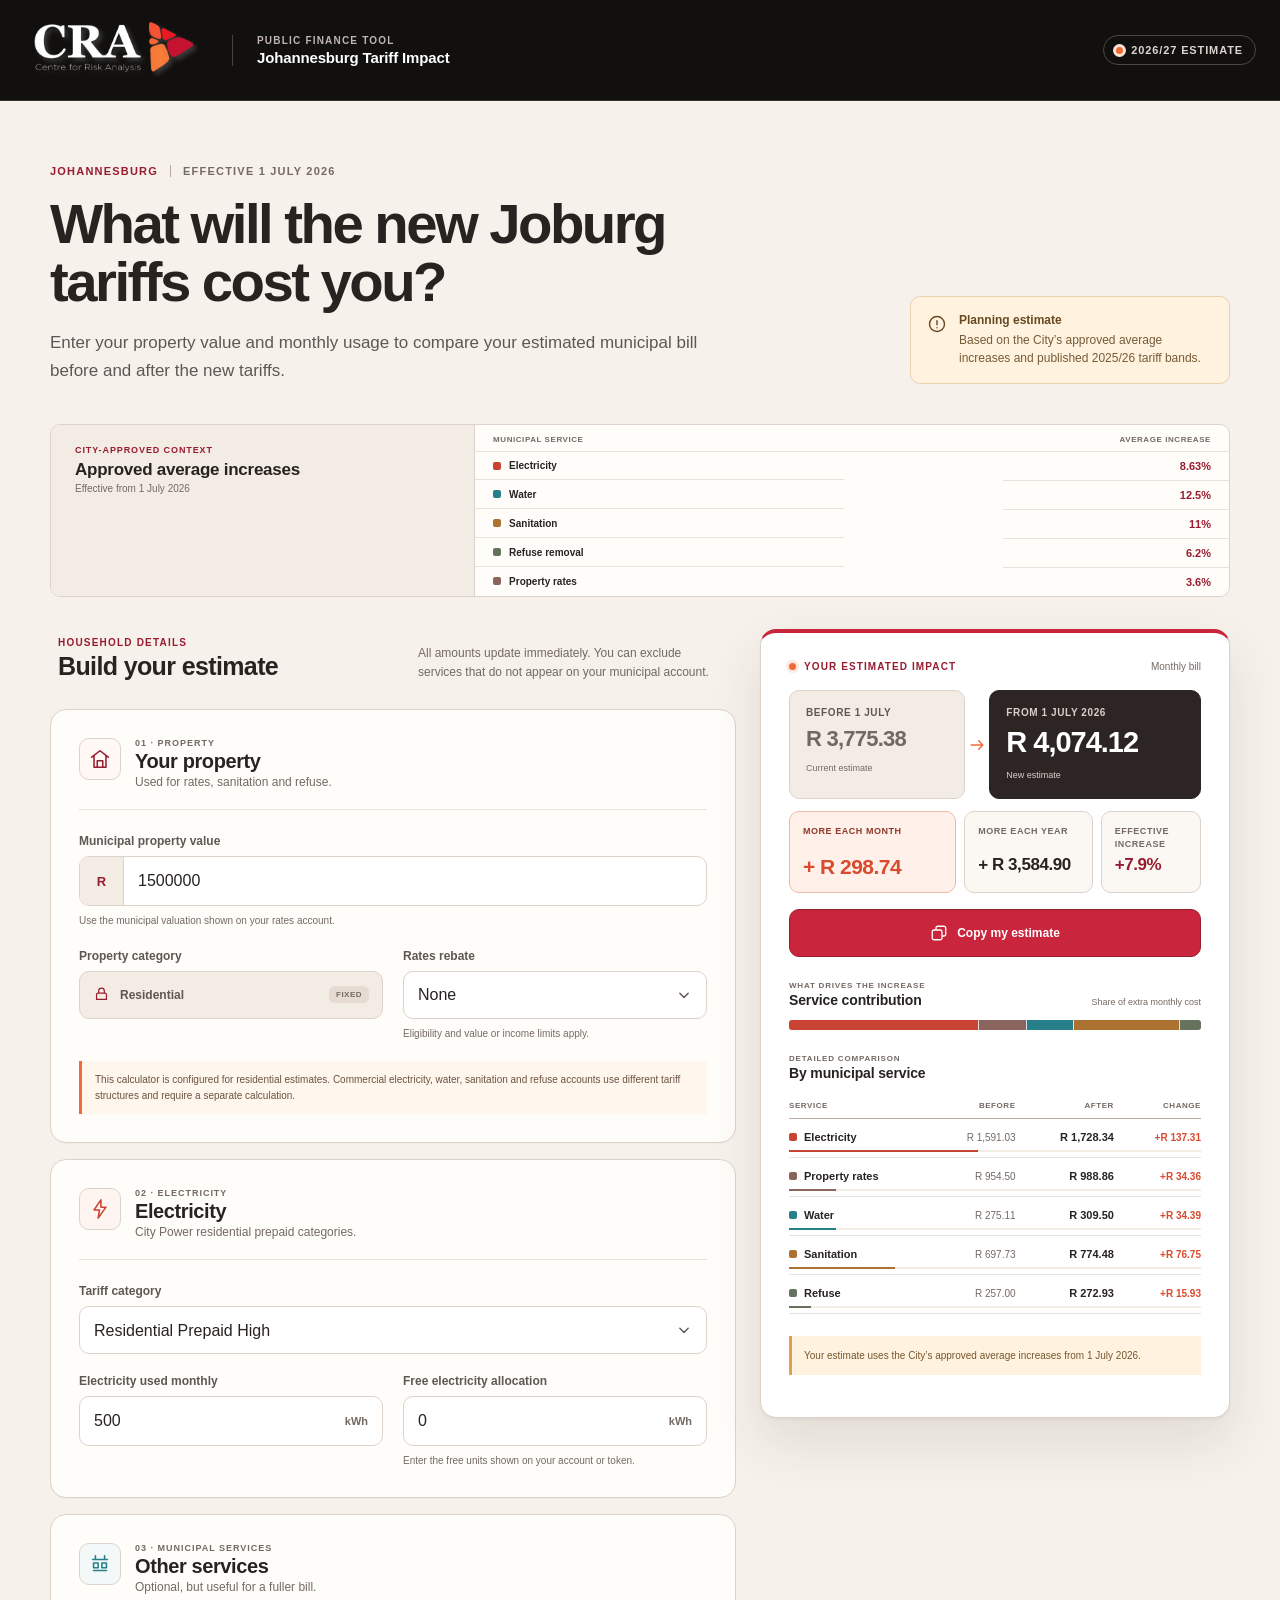
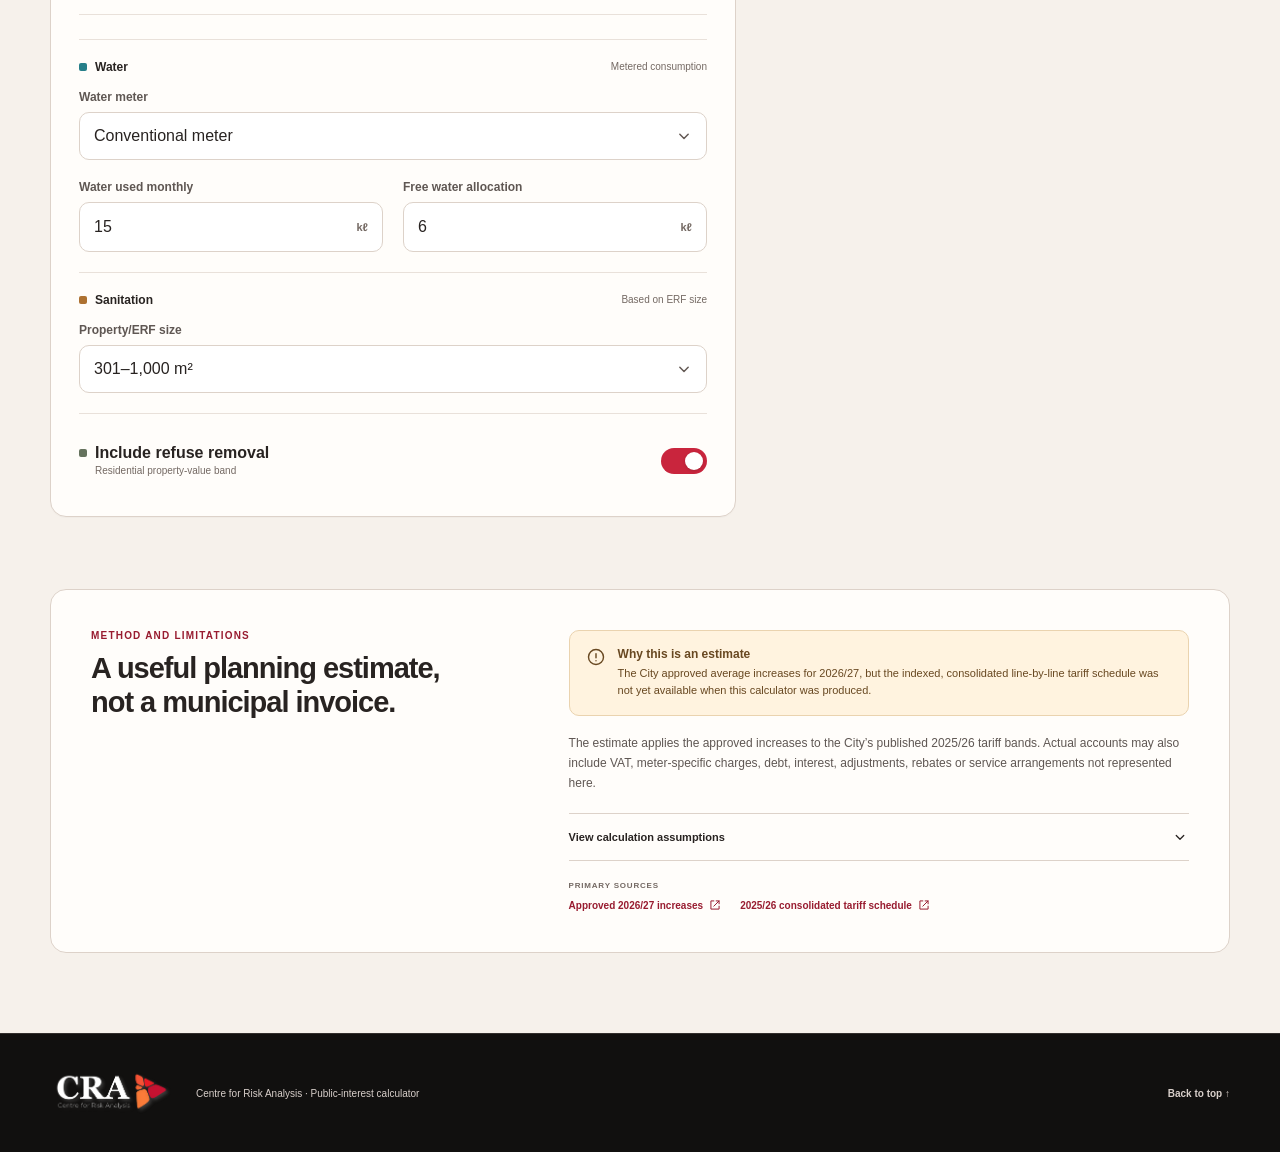
<file: CRA-Joburg-Tariff-Calculator.html>
<!doctype html>
<html lang="en-ZA">
<head>
  <meta charset="utf-8">
  <meta name="viewport" content="width=device-width, initial-scale=1">
  <meta name="theme-color" content="#f6f1eb">
  <meta name="description" content="Estimate how City of Johannesburg municipal tariff increases from 1 July 2026 may affect your household bill.">
  <title>Johannesburg Tariff Impact Calculator | CRA</title>
  <style>
:root {
  --color-black: #11100f;
  --color-cra-red: #c9253d;
  --color-cra-orange: #f06b38;
  --color-bg: #f6f1eb;
  --color-surface: #fffdfa;
  --color-surface-muted: #f3ece5;
  --color-border: #ddd2c9;
  --color-text: #282321;
  --color-text-muted: #746963;
  --color-focus: #d4462d;
  --color-increase: #d94a2f;
  --color-warning: #9b5e15;
  --bg-page: var(--color-bg);
  --surface-primary: var(--color-surface);
  --surface-secondary: var(--color-surface-muted);
  --surface-elevated: #ffffff;
  --surface-result: #2c2524;
  --surface-warning: #fff3df;
  --border-default: var(--color-border);
  --border-strong: #bbaaa0;
  --border-row: #e9e1da;
  --text-primary: var(--color-text);
  --text-secondary: #5f5753;
  --text-muted: var(--color-text-muted);
  --cra-red: var(--color-cra-red);
  --cra-red-dark: #981c30;
  --cra-orange: var(--color-cra-orange);
  --increase: var(--color-increase);
  --baseline: #6f6864;
  --positive: #39745d;
  --warning: var(--color-warning);
  --focus: var(--color-focus);
  --disabled: #e9e3de;
  --gridline: #e8dfd8;
  --service-electricity: #c84332;
  --service-rates: #89655d;
  --service-water: #267f89;
  --service-sanitation: #ad7131;
  --service-refuse: #65725d;
  --radius-sm: 6px;
  --radius-md: 10px;
  --radius-lg: 16px;
  --shadow-card: 0 1px 2px rgba(42, 31, 27, .04), 0 12px 32px rgba(65, 41, 31, .07);
  --shadow-result: 0 2px 3px rgba(42, 31, 27, .04), 0 24px 54px rgba(65, 41, 31, .11);
  --font-ui: Calibri, Candara, "Segoe UI", Arial, sans-serif;
  --font-display: Calibri, Candara, "Segoe UI", Arial, sans-serif;
  --space-1: 4px;
  --space-2: 8px;
  --space-3: 12px;
  --space-4: 16px;
  --space-6: 24px;
  --space-8: 32px;
  --space-12: 48px;
  --space-16: 64px;
}

* { box-sizing: border-box; }
html { scroll-behavior: smooth; }
body { margin: 0; background: var(--bg-page); color: var(--text-primary); font-family: var(--font-ui); font-variant-numeric: tabular-nums lining-nums; -webkit-font-smoothing: antialiased; }
button, input, select { font: inherit; color: inherit; }
input, select, button { min-height: 48px; }
input, select { font-variant-numeric: tabular-nums lining-nums; }
a { color: inherit; }
svg { fill: none; stroke: currentColor; stroke-linecap: round; stroke-linejoin: round; stroke-width: 1.7; }
.skip-link { position: fixed; z-index: 1000; top: 8px; left: 8px; transform: translateY(-140%); padding: 10px 14px; background: var(--text-primary); color: #fff; border-radius: var(--radius-sm); font-weight: 700; }
.skip-link:focus { transform: translateY(0); }

.app-header { background: var(--color-black); color: #fff; border-bottom: 1px solid #332f2d; }
.header-inner { width: min(1280px, calc(100% - 48px)); min-height: 92px; margin: 0 auto; display: flex; align-items: center; gap: 24px; }
.brand { display: flex; align-items: center; flex: 0 0 auto; padding: 10px 0; }
.brand img { display: block; width: 184px; height: auto; }
.product-lockup { padding-left: 24px; border-left: 1px solid #48413e; display: flex; flex-direction: column; gap: 3px; }
.product-lockup span { color: #bfb5b0; font-size: 10px; font-weight: 700; letter-spacing: .12em; text-transform: uppercase; }
.product-lockup strong { font-family: var(--font-display); font-size: 15px; letter-spacing: -.01em; }
.edition { margin-left: auto; display: inline-flex; align-items: center; gap: 8px; padding: 8px 12px; border: 1px solid #4f4743; border-radius: 999px; color: #ddd4cf; font-size: 11px; font-weight: 700; letter-spacing: .08em; text-transform: uppercase; white-space: nowrap; }
.edition span { width: 7px; height: 7px; border-radius: 50%; background: var(--cra-orange); box-shadow: 0 0 0 3px #fce4d9; }

main { padding-bottom: 80px; }
.intro { width: min(1180px, calc(100% - 48px)); margin: 0 auto; padding: 64px 0 40px; display: grid; grid-template-columns: minmax(0, 1fr) 320px; gap: 64px; align-items: end; }
.intro-copy { max-width: 760px; }
.eyebrow { display: flex; align-items: center; gap: 0; margin-bottom: 18px; color: var(--cra-red-dark); font-size: 11px; font-weight: 700; letter-spacing: .11em; text-transform: uppercase; }
.eyebrow span + span { margin-left: 12px; padding-left: 12px; border-left: 1px solid var(--border-strong); color: var(--text-muted); }
h1, h2, h3, p { margin-top: 0; }
h1, h2, h3 { font-family: var(--font-display); }
.intro h1 { max-width: 720px; margin-bottom: 18px; font-size: clamp(40px, 4.4vw, 60px); line-height: 1.03; letter-spacing: -.045em; }
.intro-copy > p { max-width: 650px; margin-bottom: 0; color: var(--text-secondary); font-size: 17px; line-height: 1.62; }
.intro-note { display: flex; align-items: flex-start; gap: 12px; padding: 16px; background: var(--surface-warning); border: 1px solid #ead3af; border-radius: var(--radius-md); color: #684821; }
.intro-note > svg { flex: 0 0 auto; width: 20px; height: 20px; margin-top: 1px; }
.intro-note p { margin: 0; display: flex; flex-direction: column; gap: 4px; }
.intro-note strong { font-size: 12px; }
.intro-note span { color: #765b38; font-size: 12px; line-height: 1.5; }

.service-electricity { --service-color: var(--service-electricity); }
.service-rates { --service-color: var(--service-rates); }
.service-water { --service-color: var(--service-water); }
.service-sanitation { --service-color: var(--service-sanitation); }
.service-refuse { --service-color: var(--service-refuse); }

.tariff-context { width: min(1180px, calc(100% - 48px)); margin: 0 auto 32px; display: grid; grid-template-columns: minmax(220px, .72fr) minmax(0, 1.28fr); overflow: hidden; background: var(--surface-primary); border: 1px solid var(--border-default); border-radius: var(--radius-md); }
.tariff-context-heading { padding: 20px 24px; background: var(--surface-secondary); border-right: 1px solid var(--border-default); }
.tariff-context-heading > span { display: block; margin-bottom: 5px; color: var(--cra-red-dark); font-size: 9px; font-weight: 700; letter-spacing: .1em; text-transform: uppercase; }
.tariff-context-heading h2 { margin: 0 0 3px; font-size: 17px; letter-spacing: -.015em; }
.tariff-context-heading p { margin: 0; color: var(--text-muted); font-size: 10px; }
.tariff-context table { width: 100%; border-collapse: collapse; table-layout: fixed; }
.tariff-context th, .tariff-context td { padding: 8px 18px; border-bottom: 1px solid var(--border-row); font-size: 10px; }
.tariff-context thead th { padding-top: 10px; padding-bottom: 7px; color: var(--text-muted); font-size: 8px; letter-spacing: .07em; text-transform: uppercase; }
.tariff-context th { font-weight: 600; text-align: left; }
.tariff-context th:first-child { width: 70%; }
.tariff-context td, .tariff-context thead th:last-child { text-align: right; }
.tariff-context td { color: var(--cra-red-dark); font-size: 11px; font-weight: 700; font-variant-numeric: tabular-nums lining-nums; }
.tariff-context tbody tr:last-child th, .tariff-context tbody tr:last-child td { border-bottom: 0; }
.tariff-context tbody th { display: flex; align-items: center; gap: 8px; }

.calculator-workspace { width: min(1180px, calc(100% - 48px)); margin: 0 auto; display: grid; grid-template-columns: minmax(0, 1fr) 470px; gap: 24px; align-items: start; }
.inputs { min-width: 0; display: flex; flex-direction: column; gap: 16px; }
.form-intro { padding: 8px 8px 12px; display: flex; justify-content: space-between; gap: 24px; align-items: end; }
.form-intro span { display: block; margin-bottom: 4px; color: var(--cra-red-dark); font-size: 10px; font-weight: 700; letter-spacing: .12em; text-transform: uppercase; }
.form-intro h2 { margin: 0; font-size: 25px; letter-spacing: -.025em; }
.form-intro > p { max-width: 310px; margin: 0; color: var(--text-muted); font-size: 12px; line-height: 1.55; }
.input-card { padding: 28px; background: var(--surface-primary); border: 1px solid var(--border-default); border-radius: var(--radius-lg); box-shadow: 0 1px 1px rgba(42, 31, 27, .025); }
.section-heading { display: flex; align-items: flex-start; gap: 14px; margin-bottom: 24px; padding-bottom: 20px; border-bottom: 1px solid var(--border-row); }
.section-icon { flex: 0 0 auto; display: grid; place-items: center; width: 42px; height: 42px; border: 1px solid var(--border-default); border-radius: var(--radius-md); color: var(--cra-red-dark); background: #fff8f4; }
.section-icon svg { width: 22px; height: 22px; }
.section-icon.electricity-icon { color: var(--service-electricity); background: #fff5f0; }
.section-icon.services-icon { color: var(--service-water); background: #f2f9f8; }
.section-heading > div:last-child > span { display: block; margin-bottom: 2px; color: var(--text-muted); font-size: 9px; font-weight: 700; letter-spacing: .11em; text-transform: uppercase; }
.section-heading h3 { margin: 0 0 2px; font-size: 20px; letter-spacing: -.02em; }
.section-heading p { margin: 0; color: var(--text-muted); font-size: 12px; }
.field-grid { display: grid; grid-template-columns: 1fr 1fr; gap: 20px; }
.field { min-width: 0; display: flex; flex-direction: column; gap: 8px; }
.field.wide { grid-column: 1 / -1; }
.field > span { color: var(--text-secondary); font-size: 12px; font-weight: 700; }
.field small, .switch-row small { color: var(--text-muted); font-size: 10px; line-height: 1.45; }
.locked-field { min-height: 48px; display: grid; grid-template-columns: auto 1fr auto; align-items: center; gap: 10px; padding: 0 13px; background: var(--surface-secondary); border: 1px solid var(--border-default); border-radius: var(--radius-md); color: var(--text-secondary); }
.locked-field svg { width: 17px; height: 17px; color: var(--cra-red-dark); }
.locked-field strong { font-size: 12px; }
.locked-field span { padding: 4px 7px; background: #e5dbd3; border-radius: var(--radius-sm); color: var(--text-muted); font-size: 8px; font-weight: 700; letter-spacing: .06em; text-transform: uppercase; }
.residential-note { grid-column: 1 / -1; margin: 0; padding: 11px 13px; background: #fff7ed; border-left: 3px solid var(--cra-orange); color: #6c5142; font-size: 10px; line-height: 1.55; }
input, select { width: 100%; border: 1px solid var(--border-default); border-radius: var(--radius-md); background-color: #fff; outline: none; transition: border-color 160ms ease-out, box-shadow 160ms ease-out, background-color 160ms ease-out; }
input { padding: 13px 14px; }
select { appearance: none; padding: 13px 42px 13px 14px; background-image: url("data:image/svg+xml,%3Csvg xmlns='http://www.w3.org/2000/svg' width='20' height='20' viewBox='0 0 24 24' fill='none' stroke='%23645a55' stroke-width='1.8' stroke-linecap='round' stroke-linejoin='round'%3E%3Cpath d='m7 10 5 5 5-5'/%3E%3C/svg%3E"); background-repeat: no-repeat; background-position: right 12px center; }
input:hover, select:hover, .money-input:hover, .unit-input:hover { border-color: var(--border-strong); }
input:focus-visible, select:focus-visible, button:focus-visible, a:focus-visible { outline: 3px solid rgba(212, 70, 45, .2); outline-offset: 2px; }
input:focus, select:focus { border-color: var(--focus); box-shadow: 0 0 0 3px rgba(212, 70, 45, .11); }
input:invalid { border-color: var(--cra-red); }
.money-input, .unit-input { display: flex; align-items: center; overflow: hidden; background: #fff; border: 1px solid var(--border-default); border-radius: var(--radius-md); transition: border-color 160ms ease-out, box-shadow 160ms ease-out; }
.money-input:focus-within, .unit-input:focus-within { border-color: var(--focus); box-shadow: 0 0 0 3px rgba(212, 70, 45, .11); }
.money-input input, .unit-input input { min-width: 0; border: 0; border-radius: 0; box-shadow: none !important; background: transparent; }
.money-input b { align-self: stretch; display: grid; place-items: center; min-width: 44px; background: var(--surface-secondary); border-right: 1px solid var(--border-default); color: var(--cra-red-dark); font-size: 13px; }
.unit-input b { padding: 0 14px; color: var(--text-muted); font-size: 11px; font-weight: 700; }
.service-subsection { padding: 20px 0; border-top: 1px solid var(--border-row); transition: opacity 160ms ease-out, background-color 160ms ease-out; }
.service-subsection:first-of-type { padding-top: 0; border-top: 0; }
.service-subsection:last-child { padding-bottom: 0; }
.subsection-label { display: flex; align-items: center; justify-content: space-between; margin-bottom: 16px; }
.subsection-label > span { display: flex; align-items: center; gap: 8px; font-size: 12px; font-weight: 700; }
.subsection-label small { color: var(--text-muted); font-size: 10px; }
.service-dot { flex: 0 0 auto; display: inline-block; width: 8px; height: 8px; border-radius: 2px; background: currentColor; }
.service-dot.electricity { color: var(--service-electricity); }
.service-dot.rates { color: var(--service-rates); }
.service-dot.water { color: var(--service-water); }
.service-dot.sanitation { color: var(--service-sanitation); }
.service-dot.refuse { color: var(--service-refuse); }
.field.is-disabled { opacity: .48; }
.field.is-disabled input { pointer-events: none; background: var(--disabled); }
.service-subsection.is-excluded { opacity: .66; }
.switch-row { position: relative; display: flex; align-items: center; justify-content: space-between; min-height: 54px; padding: 2px 0; cursor: pointer; }
.switch-row > span { display: grid; grid-template-columns: auto 1fr; gap: 2px 8px; align-items: center; }
.switch-row > span small { grid-column: 2; }
.switch-row input { position: absolute; opacity: 0; pointer-events: none; }
.switch { position: relative; flex: 0 0 auto; width: 46px; height: 26px; border-radius: 999px; background: #c8bdb6; transition: background 160ms ease-out; }
.switch::after { content: ""; position: absolute; top: 4px; left: 4px; width: 18px; height: 18px; border-radius: 50%; background: #fff; box-shadow: 0 1px 3px rgba(40, 28, 24, .2); transition: transform 160ms ease-out; }
.switch-row input:checked + .switch { background: var(--cra-red); }
.switch-row input:checked + .switch::after { transform: translateX(20px); }
.switch-row input:focus-visible + .switch { outline: 3px solid rgba(212, 70, 45, .2); outline-offset: 3px; }

.results { position: sticky; top: 24px; min-width: 0; overflow: hidden; padding: 28px; background: var(--surface-elevated); border: 1px solid var(--border-default); border-top: 4px solid var(--cra-red); border-radius: var(--radius-lg); box-shadow: var(--shadow-result); transition: box-shadow 180ms ease-out, border-color 180ms ease-out; }
.results.is-updating { border-color: #d8a28f; box-shadow: 0 0 0 4px rgba(212, 70, 45, .07), var(--shadow-result); }
.result-topline { display: flex; justify-content: space-between; align-items: center; margin-bottom: 18px; }
.result-topline > span { display: inline-flex; align-items: center; gap: 8px; color: var(--cra-red-dark); font-size: 10px; font-weight: 800; letter-spacing: .11em; text-transform: uppercase; }
.result-topline > span i { width: 7px; height: 7px; border-radius: 50%; background: var(--cra-orange); box-shadow: 0 0 0 3px #fde8de; }
.result-topline small { color: var(--text-muted); font-size: 10px; }
.total-comparison { display: grid; grid-template-columns: 1fr 24px 1.2fr; align-items: stretch; margin-bottom: 12px; }
.total-comparison > div { padding: 16px; border-radius: var(--radius-md); }
.total-comparison > div > span { display: block; margin-bottom: 8px; font-size: 10px; font-weight: 700; letter-spacing: .06em; text-transform: uppercase; }
.total-comparison strong { display: block; margin-bottom: 5px; font-family: var(--font-display); font-variant-numeric: tabular-nums lining-nums; letter-spacing: -.035em; white-space: nowrap; }
.total-comparison small { font-size: 9px; }
.before-total { background: var(--surface-secondary); color: var(--text-secondary); border: 1px solid var(--border-default); }
.before-total strong { color: var(--baseline); font-size: 22px; }
.before-total small { color: var(--text-muted); }
.after-total { background: var(--surface-result); color: #fff; border: 1px solid var(--surface-result); }
.after-total strong { font-size: 29px; }
.after-total small, .after-total > span { color: #d7cfca; }
.comparison-arrow { align-self: center; justify-self: center; width: 20px; height: 20px; color: var(--cra-orange); }
.impact-grid { display: grid; grid-template-columns: 1.3fr 1fr .78fr; gap: 8px; margin-bottom: 26px; }
.impact-card { min-width: 0; padding: 13px; background: #fbf8f4; border: 1px solid var(--border-default); border-radius: var(--radius-md); }
.impact-card span { display: block; min-height: 26px; margin-bottom: 4px; color: var(--text-muted); font-size: 9px; font-weight: 700; line-height: 1.35; letter-spacing: .06em; text-transform: uppercase; }
.impact-card strong { display: block; font-family: var(--font-display); font-size: 17px; font-variant-numeric: tabular-nums lining-nums; letter-spacing: -.025em; white-space: nowrap; }
.primary-impact { background: #fff0e9; border-color: #efb8a4; }
.primary-impact span { color: #8f3a28; }
.primary-impact strong { color: var(--increase); font-size: 21px; }
.percentage-impact strong { color: var(--cra-red-dark); }
.contribution { margin-bottom: 24px; }
.result-section-heading { display: flex; align-items: end; justify-content: space-between; gap: 16px; margin-bottom: 12px; }
.result-section-heading span { display: block; margin-bottom: 2px; color: var(--text-muted); font-size: 8px; font-weight: 700; letter-spacing: .1em; text-transform: uppercase; }
.result-section-heading h3 { margin: 0; font-size: 14px; letter-spacing: -.01em; }
.result-section-heading > small { max-width: 110px; color: var(--text-muted); font-size: 9px; line-height: 1.3; text-align: right; }
.contribution-bar { display: flex; width: 100%; height: 10px; overflow: hidden; background: var(--surface-secondary); border-radius: 3px; }
.contribution-bar i { width: 0; min-width: 0; height: 100%; background: var(--service-color); transition: width 220ms ease-out; }
.contribution-bar i + i { box-shadow: inset 1px 0 rgba(255, 255, 255, .8); }
.contribution-bar .electricity { --service-color: var(--service-electricity); }
.contribution-bar .rates { --service-color: var(--service-rates); }
.contribution-bar .water { --service-color: var(--service-water); }
.contribution-bar .sanitation { --service-color: var(--service-sanitation); }
.contribution-bar .refuse { --service-color: var(--service-refuse); }
.breakdown { margin-bottom: 22px; }
.breakdown-head, .service-row { display: grid; grid-template-columns: minmax(100px, 1.15fr) .8fr .8fr .7fr; gap: 9px; align-items: center; }
.breakdown-head { padding: 8px 0; border-bottom: 1px solid var(--border-strong); color: var(--text-muted); font-size: 8px; font-weight: 700; letter-spacing: .07em; text-transform: uppercase; }
.breakdown-head b { text-align: right; }
.service-row { position: relative; padding: 12px 0 14px; border-bottom: 1px solid var(--border-row); font-size: 11px; }
.service-row > span { min-width: 0; display: flex; align-items: center; gap: 7px; font-weight: 700; }
.service-row > small, .service-row > strong, .service-row > b { text-align: right; font-variant-numeric: tabular-nums lining-nums; white-space: nowrap; }
.service-row > small { color: var(--text-muted); font-size: 10px; }
.service-row > strong { font-size: 11px; }
.service-row > b { color: var(--increase); font-size: 10px; }
.row-bar { position: absolute; left: 0; right: 0; bottom: 5px; height: 2px; overflow: hidden; background: var(--surface-secondary); }
.row-bar em { display: block; width: 0; height: 100%; background: var(--service-color); transition: width 220ms ease-out; }
.copy-action { position: relative; margin: -10px 0 24px; }
.result-note { margin: 0 0 14px; padding: 12px; background: var(--surface-warning); border-left: 3px solid #daa252; color: #76562f; font-size: 10px; line-height: 1.5; }
#share-button { width: 100%; display: flex; align-items: center; justify-content: center; gap: 9px; border: 1px solid var(--cra-red-dark); border-radius: var(--radius-md); background: var(--cra-red); color: #fff; font-size: 12px; font-weight: 700; cursor: pointer; transition: background 160ms ease-out, border-color 160ms ease-out, transform 160ms ease-out; }
#share-button svg { width: 18px; height: 18px; }
#share-button:hover { background: var(--cra-red-dark); border-color: var(--cra-red-dark); }
#share-button:active { transform: translateY(1px); }
.copied { position: absolute; inset: auto 8px 8px auto; display: inline-flex; align-items: center; gap: 5px; padding: 6px 9px; border-radius: var(--radius-sm); background: var(--positive); color: #fff; font-size: 9px; font-weight: 700; opacity: 0; transform: translateY(5px); pointer-events: none; transition: opacity 160ms ease-out, transform 160ms ease-out; }
.copied svg { width: 13px; height: 13px; }
.copied.show { opacity: 1; transform: translateY(0); }

.methodology { width: min(1180px, calc(100% - 48px)); margin: 72px auto 0; padding: 40px; display: grid; grid-template-columns: .8fr 1.2fr; gap: 64px; background: var(--surface-primary); border: 1px solid var(--border-default); border-radius: var(--radius-lg); }
.method-heading > span { display: block; margin-bottom: 10px; color: var(--cra-red-dark); font-size: 10px; font-weight: 700; letter-spacing: .12em; text-transform: uppercase; }
.method-heading h2 { margin: 0; font-size: 29px; line-height: 1.18; letter-spacing: -.035em; }
.method-body > p { color: var(--text-secondary); font-size: 12px; line-height: 1.65; }
.limitation-note { display: flex; gap: 12px; margin-bottom: 18px; padding: 16px; background: var(--surface-warning); border: 1px solid #ead3af; border-radius: var(--radius-md); color: #684821; }
.limitation-note svg { flex: 0 0 auto; width: 20px; height: 20px; }
.limitation-note p { margin: 0; display: flex; flex-direction: column; gap: 4px; }
.limitation-note strong { font-size: 12px; }
.limitation-note span { font-size: 11px; line-height: 1.55; }
.method-body details { margin: 20px 0; border-top: 1px solid var(--border-default); border-bottom: 1px solid var(--border-default); }
.method-body summary { display: flex; align-items: center; justify-content: space-between; gap: 16px; padding: 14px 0; font-size: 11px; font-weight: 700; cursor: pointer; list-style: none; }
.method-body summary::-webkit-details-marker { display: none; }
.method-body summary svg { width: 18px; height: 18px; transition: transform 160ms ease-out; }
.method-body details[open] summary svg { transform: rotate(180deg); }
.method-body details p { margin: 0 0 16px; color: var(--text-secondary); font-size: 11px; line-height: 1.65; }
.sources { display: flex; flex-wrap: wrap; align-items: center; gap: 8px 18px; }
.sources > span { width: 100%; color: var(--text-muted); font-size: 8px; font-weight: 700; letter-spacing: .1em; text-transform: uppercase; }
.sources a { display: inline-flex; align-items: center; gap: 5px; color: var(--cra-red-dark); font-size: 10px; font-weight: 700; text-decoration: none; }
.sources a:hover { text-decoration: underline; }
.sources svg { width: 14px; height: 14px; }

.mobile-summary { display: none; }
footer { background: var(--color-black); color: #d8cfca; border-top: 1px solid #332f2d; }
.footer-inner { width: min(1180px, calc(100% - 48px)); min-height: 118px; margin: 0 auto; display: flex; align-items: center; gap: 20px; }
.footer-inner img { width: 126px; }
.footer-inner p { flex: 1; margin: 0; font-size: 10px; }
.footer-inner a { font-size: 10px; font-weight: 700; text-decoration: none; }
.footer-inner a:hover { color: #fff; }

@media (max-width: 1040px) {
  .product-lockup { display: none; }
  .intro { grid-template-columns: minmax(0, 1fr) 290px; gap: 40px; }
  .calculator-workspace { grid-template-columns: minmax(0, 1fr) 430px; }
  .results { padding: 24px; }
}

@media (max-width: 900px) {
  main { padding-bottom: 64px; }
  .intro { padding-top: 48px; grid-template-columns: 1fr; gap: 24px; align-items: start; }
  .intro-note { max-width: 520px; }
  .calculator-workspace { grid-template-columns: 1fr; }
  .results { position: relative; top: 0; order: -1; }
  .methodology { margin-top: 48px; grid-template-columns: 1fr; gap: 28px; }
}

@media (max-height: 850px) and (min-width: 901px) {
  .results { position: relative; top: 0; }
}

@media (max-width: 680px) {
  body { padding-bottom: 76px; }
  .header-inner, .intro, .tariff-context, .calculator-workspace, .methodology, .footer-inner { width: min(100% - 32px, 600px); }
  .header-inner { min-height: 76px; gap: 12px; }
  .brand { padding: 8px 0; }
  .brand img { width: 132px; }
  .edition { padding: 7px 9px; font-size: 8px; }
  .intro { padding: 40px 0 30px; }
  .eyebrow { flex-wrap: wrap; row-gap: 6px; margin-bottom: 14px; font-size: 9px; }
  .intro h1 { margin-bottom: 14px; font-size: 37px; line-height: 1.06; }
  .intro-copy > p { font-size: 15px; line-height: 1.55; }
  .tariff-context { grid-template-columns: 1fr; }
  .tariff-context-heading { padding: 16px 18px; border-right: 0; border-bottom: 1px solid var(--border-default); }
  .tariff-context th, .tariff-context td { padding: 8px 16px; }
  .calculator-workspace { gap: 16px; }
  .results { padding: 22px 18px; border-radius: var(--radius-md); }
  .total-comparison { grid-template-columns: 1fr 20px 1.12fr; }
  .total-comparison > div { padding: 13px 12px; }
  .before-total strong { font-size: 19px; }
  .after-total strong { font-size: 24px; }
  .impact-grid { grid-template-columns: 1fr 1fr; }
  .percentage-impact { grid-column: 1 / -1; display: flex; align-items: center; justify-content: space-between; }
  .percentage-impact span { min-height: 0; margin: 0; }
  .form-intro { padding: 16px 4px 4px; display: block; }
  .form-intro > p { margin-top: 10px; }
  .input-card { padding: 22px 18px; border-radius: var(--radius-md); }
  .section-heading { margin-bottom: 20px; padding-bottom: 18px; }
  .field-grid { grid-template-columns: 1fr; gap: 18px; }
  .field.wide { grid-column: auto; }
  .methodology { padding: 24px 20px; }
  .method-heading h2 { font-size: 25px; }
  .mobile-summary { position: fixed; z-index: 50; left: 12px; right: 12px; bottom: 10px; display: grid; grid-template-columns: 1fr 1fr auto; align-items: center; gap: 12px; min-height: 62px; padding: 10px 12px 10px 16px; border: 1px solid #4a403d; border-radius: var(--radius-md); background: #2b2625; color: #fff; box-shadow: 0 12px 36px rgba(35, 25, 22, .28); text-decoration: none; }
  .mobile-summary > span { display: flex; flex-direction: column; gap: 2px; color: #cfc5bf; font-size: 8px; }
  .mobile-summary strong { color: #fff; font-family: var(--font-display); font-size: 14px; font-variant-numeric: tabular-nums; }
  .mobile-summary > span:first-child strong { color: #ff9670; }
  .mobile-summary svg { width: 20px; height: 20px; }
  .footer-inner { min-height: 150px; padding: 24px 0 70px; flex-wrap: wrap; }
  .footer-inner p { min-width: 180px; }
}

@media (max-width: 420px) {
  .edition { width: 9px; height: 9px; min-height: 0; overflow: hidden; padding: 0; border: 0; color: transparent; }
  .edition span { flex: 0 0 auto; }
  .intro h1 { font-size: 33px; }
  .total-comparison { grid-template-columns: 1fr; gap: 8px; }
  .comparison-arrow { display: none; }
  .total-comparison > div { display: grid; grid-template-columns: 1fr auto; align-items: center; column-gap: 8px; }
  .total-comparison > div > span { margin: 0; }
  .total-comparison > div > small { grid-column: 1; }
  .total-comparison > div > strong { grid-column: 2; grid-row: 1 / 3; margin: 0; }
  .breakdown-head, .service-row { grid-template-columns: minmax(84px, 1fr) .8fr .8fr; }
  .breakdown-head b:last-child, .service-row > b { display: none; }
  .service-row > span { font-size: 10px; }
  .service-row > small, .service-row > strong { font-size: 9px; }
  .mobile-summary { grid-template-columns: 1fr auto; }
  .mobile-summary > span:nth-child(2) { display: none; }
}

@media (prefers-reduced-motion: reduce) {
  html { scroll-behavior: auto; }
  *, *::before, *::after { transition-duration: .001ms !important; animation-duration: .001ms !important; animation-iteration-count: 1 !important; }
}

</style>
</head>
<body>
  <a class="skip-link" href="#calculator">Skip to calculator</a>

  <header class="app-header">
    <div class="header-inner">
      <a class="brand" href="#top" aria-label="Centre for Risk Analysis — Johannesburg Tariff Impact Calculator">
        <img src="[data-uri]" alt="Centre for Risk Analysis">
      </a>
      <div class="product-lockup" aria-label="Product name">
        <span>Public finance tool</span>
        <strong>Johannesburg Tariff Impact</strong>
      </div>
      <div class="edition"><span aria-hidden="true"></span>2026/27 estimate</div>
    </div>
  </header>

  <main id="top">
    <section class="intro" aria-labelledby="page-title">
      <div class="intro-copy">
        <div class="eyebrow"><span>Johannesburg</span><span>Effective 1 July 2026</span></div>
        <h1 id="page-title">What will the new Joburg tariffs cost you?</h1>
        <p>Enter your property value and monthly usage to compare your estimated municipal bill before and after the new tariffs.</p>
      </div>
      <div class="intro-note">
        <svg aria-hidden="true" viewBox="0 0 24 24"><path d="M12 8v5m0 3.5v.01M21 12a9 9 0 1 1-18 0 9 9 0 0 1 18 0Z"/></svg>
        <p><strong>Planning estimate</strong><span>Based on the City’s approved average increases and published 2025/26 tariff bands.</span></p>
      </div>
    </section>

    <section class="tariff-context" aria-labelledby="tariff-context-title">
      <div class="tariff-context-heading">
        <span>City-approved context</span>
        <h2 id="tariff-context-title">Approved average increases</h2>
        <p>Effective from 1 July 2026</p>
      </div>
      <table>
        <thead><tr><th scope="col">Municipal service</th><th scope="col">Average increase</th></tr></thead>
        <tbody>
          <tr><th scope="row"><i class="service-dot electricity"></i>Electricity</th><td>8.63%</td></tr>
          <tr><th scope="row"><i class="service-dot water"></i>Water</th><td>12.5%</td></tr>
          <tr><th scope="row"><i class="service-dot sanitation"></i>Sanitation</th><td>11%</td></tr>
          <tr><th scope="row"><i class="service-dot refuse"></i>Refuse removal</th><td>6.2%</td></tr>
          <tr><th scope="row"><i class="service-dot rates"></i>Property rates</th><td>3.6%</td></tr>
        </tbody>
      </table>
    </section>

    <section class="calculator-workspace" id="calculator" aria-label="Municipal bill calculator">
      <form id="tariff-form" class="inputs">
        <div class="form-intro">
          <div><span>Household details</span><h2>Build your estimate</h2></div>
          <p>All amounts update immediately. You can exclude services that do not appear on your municipal account.</p>
        </div>

        <section class="input-card" aria-labelledby="property-heading">
          <div class="section-heading">
            <div class="section-icon" aria-hidden="true"><svg viewBox="0 0 24 24"><path d="m3 10 9-7 9 7M5.5 8.5V21h13V8.5M9 21v-7h6v7"/></svg></div>
            <div><span>01 · Property</span><h3 id="property-heading">Your property</h3><p>Used for rates, sanitation and refuse.</p></div>
          </div>
          <div class="field-grid">
            <label class="field wide">
              <span>Municipal property value</span>
              <div class="money-input"><b>R</b><input id="property-value" type="number" min="0" step="10000" value="1500000" inputmode="numeric" aria-describedby="property-value-help"></div>
              <small id="property-value-help">Use the municipal valuation shown on your rates account.</small>
            </label>
            <div class="field">
              <span>Property category</span>
              <div class="locked-field"><svg aria-hidden="true" viewBox="0 0 24 24"><path d="M8 10V7a4 4 0 0 1 8 0v3m-9 0h10a2 2 0 0 1 2 2v7H5v-7a2 2 0 0 1 2-2Z"/></svg><strong>Residential</strong><span>Fixed</span></div>
            </div>
            <label class="field">
              <span>Rates rebate</span>
              <select id="rates-rebate" aria-describedby="rates-rebate-help">
                <option value="none">None</option>
                <option value="p70">Pensioner 70+ · 100% up to R2m</option>
                <option value="p100">Qualifying pensioner · 100% up to R1.5m</option>
                <option value="p50">Qualifying pensioner · 50% up to R1.5m</option>
              </select>
              <small id="rates-rebate-help">Eligibility and value or income limits apply.</small>
            </label>
            <p class="residential-note wide">This calculator is configured for residential estimates. Commercial electricity, water, sanitation and refuse accounts use different tariff structures and require a separate calculation.</p>
          </div>
        </section>

        <section class="input-card" aria-labelledby="electricity-heading">
          <div class="section-heading">
            <div class="section-icon electricity-icon" aria-hidden="true"><svg viewBox="0 0 24 24"><path d="M13 2 5.5 13h6L10 22l8.5-12H13V2Z"/></svg></div>
            <div><span>02 · Electricity</span><h3 id="electricity-heading">Electricity</h3><p>City Power residential prepaid categories.</p></div>
          </div>
          <div class="field-grid">
            <label class="field wide">
              <span>Tariff category</span>
              <select id="electricity-category">
                <option value="high">Residential Prepaid High</option>
                <option value="low">Residential Prepaid Low (indigent)</option>
              </select>
            </label>
            <label class="field">
              <span>Electricity used monthly</span>
              <div class="unit-input"><input id="electricity-use" type="number" min="0" step="1" value="500" inputmode="decimal"><b>kWh</b></div>
            </label>
            <label class="field">
              <span>Free electricity allocation</span>
              <div class="unit-input"><input id="electricity-free" type="number" min="0" step="1" value="0" inputmode="decimal"><b>kWh</b></div>
              <small>Enter the free units shown on your account or token.</small>
            </label>
          </div>
        </section>

        <section class="input-card" aria-labelledby="services-heading">
          <div class="section-heading">
            <div class="section-icon services-icon" aria-hidden="true"><svg viewBox="0 0 24 24"><path d="M4 7h16M7 3v4m10-4v4M5 11h5v5H5zm9 0h5v5h-5zM5 19h14"/></svg></div>
            <div><span>03 · Municipal services</span><h3 id="services-heading">Other services</h3><p>Optional, but useful for a fuller bill.</p></div>
          </div>
          <div class="service-subsection" id="water-section">
            <div class="subsection-label"><span><i class="service-dot water"></i>Water</span><small>Metered consumption</small></div>
            <div class="field-grid">
              <label class="field wide">
                <span>Water meter</span>
                <select id="water-meter">
                  <option value="conventional">Conventional meter</option>
                  <option value="prepaid">Prepayment meter</option>
                  <option value="none">Exclude water</option>
                </select>
              </label>
              <label class="field" id="water-use-field">
                <span>Water used monthly</span>
                <div class="unit-input"><input id="water-use" type="number" min="0" step="0.1" value="15" inputmode="decimal"><b>kℓ</b></div>
              </label>
              <label class="field" id="water-free-field">
                <span>Free water allocation</span>
                <div class="unit-input"><input id="water-free" type="number" min="0" step="1" value="6" inputmode="decimal"><b>kℓ</b></div>
              </label>
            </div>
          </div>
          <div class="service-subsection" id="sanitation-section">
            <div class="subsection-label"><span><i class="service-dot sanitation"></i>Sanitation</span><small>Based on ERF size</small></div>
            <label class="field">
              <span>Property/ERF size</span>
              <select id="erf-size">
                <option value="300">Up to 300 m²</option>
                <option value="1000" selected>301–1,000 m²</option>
                <option value="2000">1,001–2,000 m²</option>
                <option value="over">Over 2,000 m²</option>
                <option value="none">Exclude sanitation</option>
              </select>
            </label>
          </div>
          <div class="service-subsection refuse-subsection" id="refuse-section">
            <label class="switch-row">
              <span><i class="service-dot refuse"></i><strong>Include refuse removal</strong><small>Residential property-value band</small></span>
              <input id="include-refuse" type="checkbox" checked><i class="switch" aria-hidden="true"></i>
            </label>
          </div>
        </section>
      </form>

      <aside class="results" id="results" aria-live="polite" aria-atomic="false" aria-label="Your estimated tariff impact">
        <div class="result-topline">
          <span><i aria-hidden="true"></i>Your estimated impact</span>
          <small>Monthly bill</small>
        </div>

        <div class="total-comparison">
          <div class="before-total">
            <span>Before 1 July</span>
            <strong id="before-total">R0.00</strong>
            <small>Current estimate</small>
          </div>
          <svg class="comparison-arrow" aria-hidden="true" viewBox="0 0 24 24"><path d="M5 12h14m-5-5 5 5-5 5"/></svg>
          <div class="after-total">
            <span>From 1 July 2026</span>
            <strong id="grand-total">R0.00</strong>
            <small>New estimate</small>
          </div>
        </div>

        <div class="impact-grid">
          <div class="impact-card primary-impact">
            <span>More each month</span>
            <strong id="monthly-increase">+ R0.00</strong>
          </div>
          <div class="impact-card">
            <span>More each year</span>
            <strong id="annual-increase">+ R0.00</strong>
          </div>
          <div class="impact-card percentage-impact">
            <span>Effective increase</span>
            <strong id="effective-increase">+0%</strong>
          </div>
        </div>

        <div class="copy-action">
          <button type="button" id="share-button"><svg aria-hidden="true" viewBox="0 0 24 24"><path d="M8 8V5.5A2.5 2.5 0 0 1 10.5 3h8A2.5 2.5 0 0 1 21 5.5v8a2.5 2.5 0 0 1-2.5 2.5H16M5.5 8h8a2.5 2.5 0 0 1 2.5 2.5v8a2.5 2.5 0 0 1-2.5 2.5h-8A2.5 2.5 0 0 1 3 18.5v-8A2.5 2.5 0 0 1 5.5 8Z"/></svg><span>Copy my estimate</span></button>
          <div class="copied" id="copied" role="status"><svg aria-hidden="true" viewBox="0 0 24 24"><path d="m5 12 4 4L19 6"/></svg>Copied</div>
        </div>

        <section class="contribution" aria-labelledby="contribution-title">
          <div class="result-section-heading"><div><span>What drives the increase</span><h3 id="contribution-title">Service contribution</h3></div><small>Share of extra monthly cost</small></div>
          <div class="contribution-bar" id="contribution-bar" aria-label="Contribution of each service to the total increase">
            <i class="electricity" id="contribution-electricity"></i>
            <i class="rates" id="contribution-rates"></i>
            <i class="water" id="contribution-water"></i>
            <i class="sanitation" id="contribution-sanitation"></i>
            <i class="refuse" id="contribution-refuse"></i>
          </div>
        </section>

        <section class="breakdown" id="breakdown" aria-labelledby="breakdown-title">
          <div class="result-section-heading"><div><span>Detailed comparison</span><h3 id="breakdown-title">By municipal service</h3></div></div>
          <div class="breakdown-head"><span>Service</span><b>Before</b><b>After</b><b>Change</b></div>
          <div class="service-row service-electricity" data-service="electricity">
            <span><i class="service-dot electricity"></i>Electricity</span><small id="electricity-before">R0.00</small><strong id="electricity-total">R0.00</strong><b id="electricity-change">+R0</b>
            <i class="row-bar"><em id="electricity-bar"></em></i>
          </div>
          <div class="service-row service-rates" data-service="rates">
            <span><i class="service-dot rates"></i>Property rates</span><small id="rates-before">R0.00</small><strong id="rates-total">R0.00</strong><b id="rates-change">+R0</b>
            <i class="row-bar"><em id="rates-bar"></em></i>
          </div>
          <div class="service-row service-water" data-service="water">
            <span><i class="service-dot water"></i>Water</span><small id="water-before">R0.00</small><strong id="water-total">R0.00</strong><b id="water-change">+R0</b>
            <i class="row-bar"><em id="water-bar"></em></i>
          </div>
          <div class="service-row service-sanitation" data-service="sanitation">
            <span><i class="service-dot sanitation"></i>Sanitation</span><small id="sanitation-before">R0.00</small><strong id="sanitation-total">R0.00</strong><b id="sanitation-change">+R0</b>
            <i class="row-bar"><em id="sanitation-bar"></em></i>
          </div>
          <div class="service-row service-refuse" data-service="refuse">
            <span><i class="service-dot refuse"></i>Refuse</span><small id="refuse-before">R0.00</small><strong id="refuse-total">R0.00</strong><b id="refuse-change">+R0</b>
            <i class="row-bar"><em id="refuse-bar"></em></i>
          </div>
        </section>

        <p class="result-note" id="result-note">Your estimate uses the City’s approved average increases from 1 July 2026.</p>
      </aside>
    </section>

    <section class="methodology" aria-labelledby="method-title">
      <div class="method-heading"><span>Method and limitations</span><h2 id="method-title">A useful planning estimate,<br>not a municipal invoice.</h2></div>
      <div class="method-body">
        <div class="limitation-note">
          <svg aria-hidden="true" viewBox="0 0 24 24"><path d="M12 8v5m0 3.5v.01M21 12a9 9 0 1 1-18 0 9 9 0 0 1 18 0Z"/></svg>
          <p><strong>Why this is an estimate</strong><span>The City approved average increases for 2026/27, but the indexed, consolidated line-by-line tariff schedule was not yet available when this calculator was produced.</span></p>
        </div>
        <p>The estimate applies the approved increases to the City’s published 2025/26 tariff bands. Actual accounts may also include VAT, meter-specific charges, debt, interest, adjustments, rebates or service arrangements not represented here.</p>
        <details><summary>View calculation assumptions <svg aria-hidden="true" viewBox="0 0 24 24"><path d="m7 10 5 5 5-5"/></svg></summary><p>Property rates are annualised and divided by 12. The residential value exclusion is R300,000. Electricity and water are charged progressively by usage band after free units. Sanitation uses ERF size and refuse uses property-value bands.</p></details>
        <div class="sources">
          <span>Primary sources</span>
          <a href="https://www.joburg.org.za/media_/Newsroom/Pages/2026-News-Articles/City-of-Johannesburg-Engages-Stakeholders-on-Approved-20262027-Tariffs.aspx" target="_blank" rel="noopener">Approved 2026/27 increases <svg aria-hidden="true" viewBox="0 0 24 24"><path d="M14 5h5v5M10 14 19 5M19 14v5H5V5h5"/></svg></a>
          <a href="https://joburg.org.za/documents_/Documents/Amendment%20of%20Tariff%20Charges/Consolidated-Tariffs-FY20252026.FINAL.pdf" target="_blank" rel="noopener">2025/26 consolidated tariff schedule <svg aria-hidden="true" viewBox="0 0 24 24"><path d="M14 5h5v5M10 14 19 5M19 14v5H5V5h5"/></svg></a>
        </div>
      </div>
    </section>
  </main>

  <a class="mobile-summary" href="#results" aria-label="View estimate results">
    <span>More each month<strong id="sticky-increase">+ R0.00</strong></span>
    <span>New monthly estimate<strong id="sticky-total">R0.00</strong></span>
    <svg aria-hidden="true" viewBox="0 0 24 24"><path d="m9 18 6-6-6-6"/></svg>
  </a>

  <footer>
    <div class="footer-inner"><img src="[data-uri]" alt=""><p>Centre for Risk Analysis · Public-interest calculator</p><a href="#top">Back to top <span aria-hidden="true">↑</span></a></div>
  </footer>
  <script>
const INCREASE = { electricity: 1.0863, water: 1.125, sanitation: 1.11, refuse: 1.062, rates: 1.036 };

// Published City of Johannesburg FY2025/26 values, uplifted by approved 2026/27 average increases.
const ELECTRICITY = {
  high: { bands: [[350, 2.6645], [150, 3.0564], [Infinity, 3.4826]], fixed: 200 },
  low:  { bands: [[350, 2.4986], [150, 3.0564], [Infinity, 3.7042]], fixed: 0 }
};
const WATER = {
  conventional: [[6,0],[4,29.84],[5,31.15],[5,43.67],[10,60.36],[10,66.01],[10,83.28],[Infinity,89.24]],
  prepaid: [[6,0],[4,25.70],[5,26.52],[5,31.69],[10,57.36],[10,61.75],[10,77.16],[Infinity,84.38]]
};
const SANITATION = { 300: 358.42, 1000: 697.73, 2000: 1055.51, over: 1520.83 };
const REFUSE = [[350000,0],[500000,255],[1500000,257],[2500000,369],[5000000,379],[7500000,588],[10000000,614],[30000000,825],[Infinity,1047]];
const RESIDENTIAL_RATE_RATIO = .009545;

const $ = id => document.getElementById(id);
const money = value => new Intl.NumberFormat('en-ZA', {style:'currency', currency:'ZAR'}).format(Number.isFinite(value) ? value : 0);
const num = id => Math.max(0, Number($(id).value) || 0);

function progressive(units, bands) {
  let left = Math.max(0, units), total = 0;
  for (const [size, rate] of bands) {
    const used = Math.min(left, size);
    total += used * rate;
    left -= used;
    if (left <= 0) break;
  }
  return total;
}

function electricityCharge() {
  const plan = ELECTRICITY[$('electricity-category').value];
  const billable = Math.max(0, num('electricity-use') - num('electricity-free'));
  return progressive(billable, plan.bands) + plan.fixed;
}

function ratesCharge() {
  const value = num('property-value');
  const exclusion = 300000;
  const taxable = Math.max(0, value - exclusion);
  const rebateType = $('rates-rebate').value;
  let rebatedTaxable = 0;
  if (rebateType !== 'none') {
    const cap = rebateType === 'p70' ? 2000000 : 1500000;
    const eligibleValue = Math.max(0, Math.min(value, cap) - exclusion);
    const percentage = rebateType === 'p50' ? .5 : 1;
    rebatedTaxable = eligibleValue * percentage;
  }
  return Math.max(0, taxable - rebatedTaxable) * RESIDENTIAL_RATE_RATIO / 12;
}

function waterCharge() {
  const meter = $('water-meter').value;
  if (meter === 'none') return 0;
  const billable = Math.max(0, num('water-use') - num('water-free'));
  // Shift the selected free allocation off the first (normally free) tariff band.
  const paidBands = WATER[meter].slice(1);
  return progressive(billable, paidBands);
}

function sanitationCharge() {
  const size = $('erf-size').value;
  return size === 'none' ? 0 : SANITATION[size];
}

function refuseCharge() {
  if (!$('include-refuse').checked) return 0;
  const value = num('property-value');
  const band = REFUSE.find(([limit]) => value <= limit);
  return band ? band[1] : 0;
}

function updateExcludedStates() {
  const waterExcluded = $('water-meter').value === 'none';
  $('water-section').classList.toggle('is-excluded', waterExcluded);
  $('water-use-field').classList.toggle('is-disabled', waterExcluded);
  $('water-free-field').classList.toggle('is-disabled', waterExcluded);
  $('water-use').disabled = waterExcluded;
  $('water-free').disabled = waterExcluded;
  $('sanitation-section').classList.toggle('is-excluded', $('erf-size').value === 'none');
  $('refuse-section').classList.toggle('is-excluded', !$('include-refuse').checked);
}

function highlightResultUpdate() {
  $('results').classList.remove('is-updating');
  requestAnimationFrame(() => $('results').classList.add('is-updating'));
  clearTimeout(window.resultUpdateTimer);
  window.resultUpdateTimer = setTimeout(() => $('results').classList.remove('is-updating'), 220);
}

function calculate() {
  const before = {
    electricity: electricityCharge(), rates: ratesCharge(), water: waterCharge(),
    sanitation: sanitationCharge(), refuse: refuseCharge()
  };
  const after = Object.fromEntries(Object.entries(before).map(([key,value]) => [key, value * INCREASE[key]]));
  const beforeTotal = Object.values(before).reduce((a,b) => a+b, 0);
  const afterTotal = Object.values(after).reduce((a,b) => a+b, 0);
  const increase = afterTotal - beforeTotal;
  const effective = beforeTotal ? increase / beforeTotal * 100 : 0;

  $('before-total').textContent = money(beforeTotal);
  $('grand-total').textContent = money(afterTotal);
  $('monthly-increase').textContent = `+ ${money(increase)}`;
  $('annual-increase').textContent = `+ ${money(increase * 12)}`;
  $('effective-increase').textContent = `+${effective.toFixed(1)}%`;
  $('sticky-increase').textContent = `+ ${money(increase)}`;
  $('sticky-total').textContent = money(afterTotal);

  const serviceChanges = {};
  Object.entries(after).forEach(([key,value]) => {
    const change = value - before[key];
    const share = increase ? Math.max(0, change / increase * 100) : 0;
    serviceChanges[key] = change;
    $(`${key}-before`).textContent = money(before[key]);
    $(`${key}-total`).textContent = money(value);
    $(`${key}-change`).textContent = `+${money(change)}`;
    $(`${key}-bar`).style.width = `${share}%`;
    $(`contribution-${key}`).style.width = `${share}%`;
  });

  const free = Math.min(num('electricity-free'), num('electricity-use'));
  $('result-note').textContent = free
    ? `${free} free electricity units have been deducted. This remains an estimate based on approved average increases.`
    : `Your estimate uses the City’s approved average increases from 1 July 2026.`;

  updateExcludedStates();
  highlightResultUpdate();
  window.currentEstimate = {beforeTotal, afterTotal, increase, effective, before, after, serviceChanges};
}

$('tariff-form').addEventListener('input', calculate);
$('tariff-form').addEventListener('change', calculate);
$('share-button').addEventListener('click', async () => {
  const e = window.currentEstimate;
  const cleanMoney = value => money(value).replace(/\u00a0/g, ' ');
  const calculatorUrl = window.location.href.split('#')[0];
  const text = `CRA Johannesburg Tariff Calculator estimate

Before 1 July 2026: ${cleanMoney(e.beforeTotal)} per month
From 1 July 2026: ${cleanMoney(e.afterTotal)} per month
Estimated monthly increase: ${cleanMoney(e.increase)}
Estimated annual increase: ${cleanMoney(e.increase * 12)}
Effective increase: ${e.effective.toFixed(1)}%

Post-increase service breakdown:
Electricity: ${cleanMoney(e.after.electricity)}
Property rates: ${cleanMoney(e.after.rates)}
Water: ${cleanMoney(e.after.water)}
Sanitation: ${cleanMoney(e.after.sanitation)}
Refuse removal: ${cleanMoney(e.after.refuse)}

Try the calculator here: ${calculatorUrl}

This is an indicative estimate, not an official municipal quotation.`;
  try { await navigator.clipboard.writeText(text); }
  catch {
    const area = document.createElement('textarea');
    area.value = text;
    document.body.append(area);
    area.select();
    document.execCommand('copy');
    area.remove();
  }
  $('copied').classList.add('show');
  $('share-button').querySelector('span').textContent = 'Copied to clipboard';
  setTimeout(() => {
    $('copied').classList.remove('show');
    $('share-button').querySelector('span').textContent = 'Copy my estimate';
  }, 2400);
});

calculate();

</script>
</body>
</html>
</file>
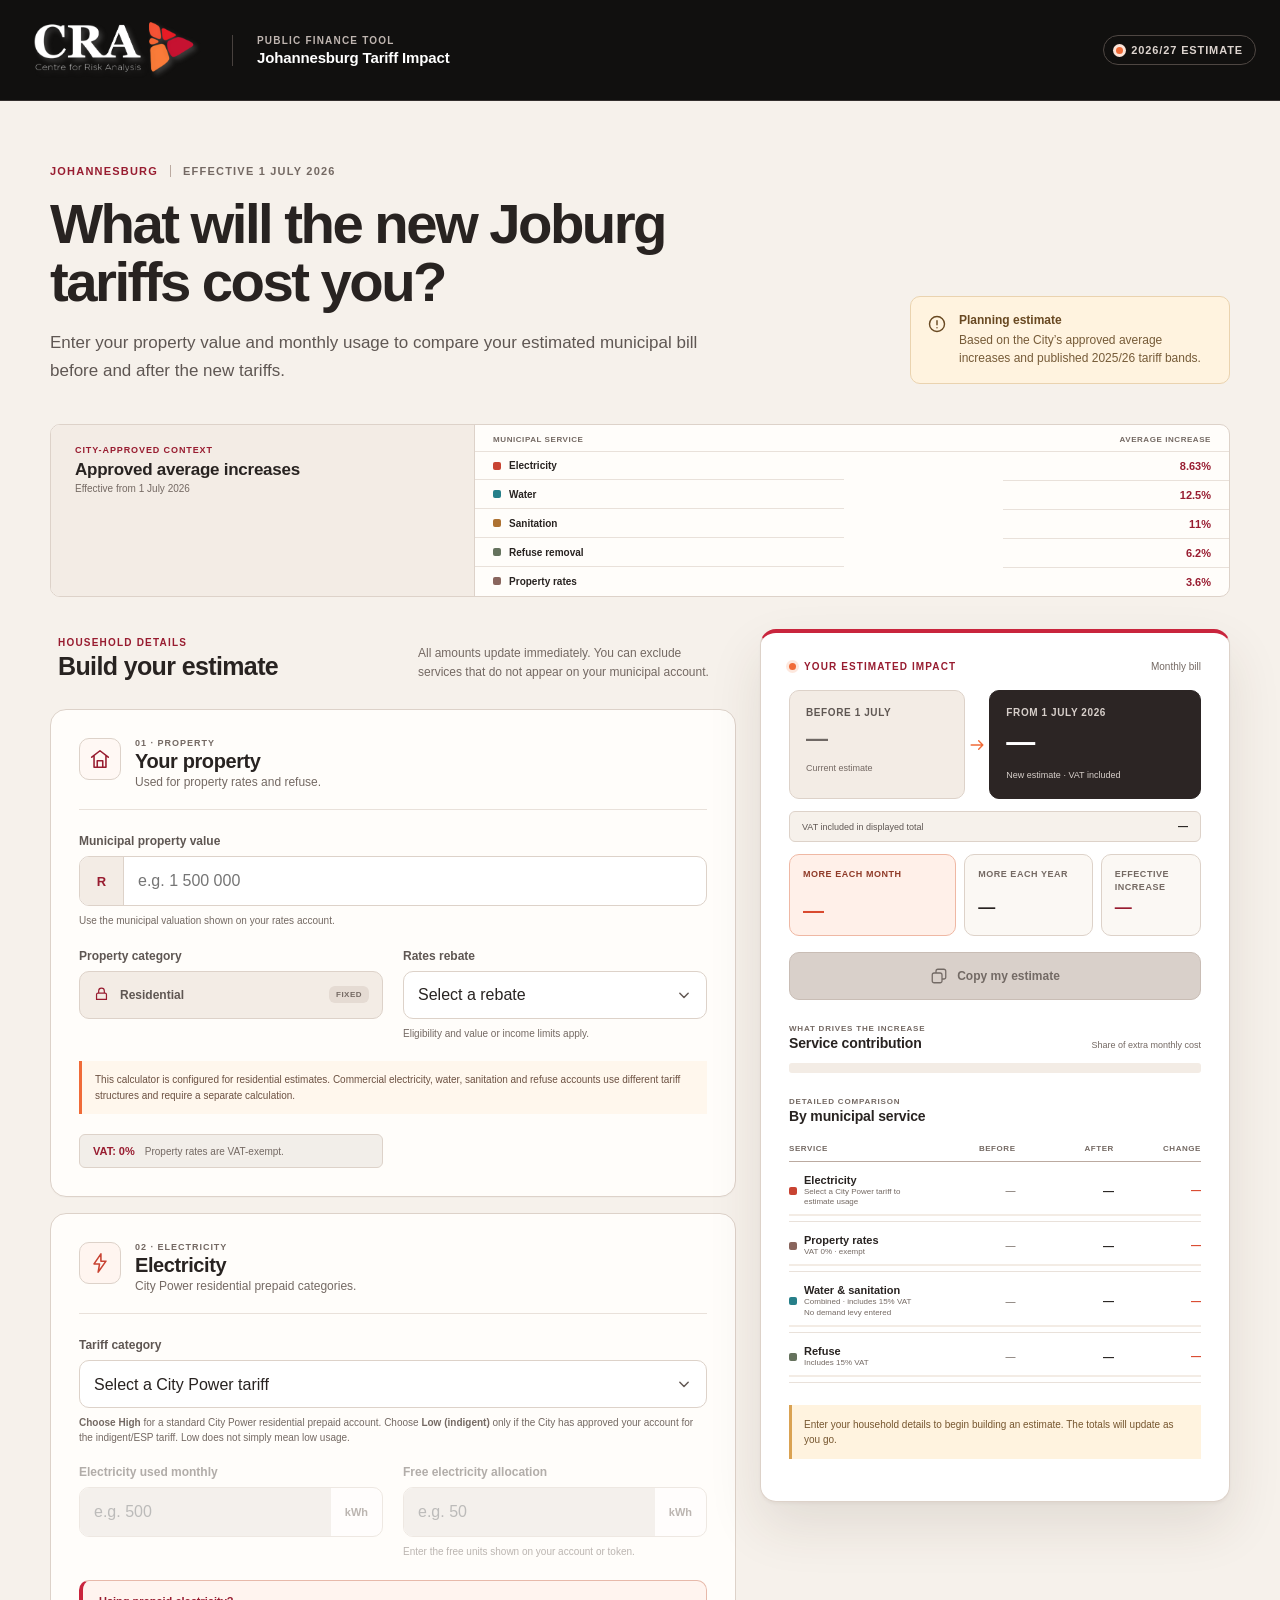
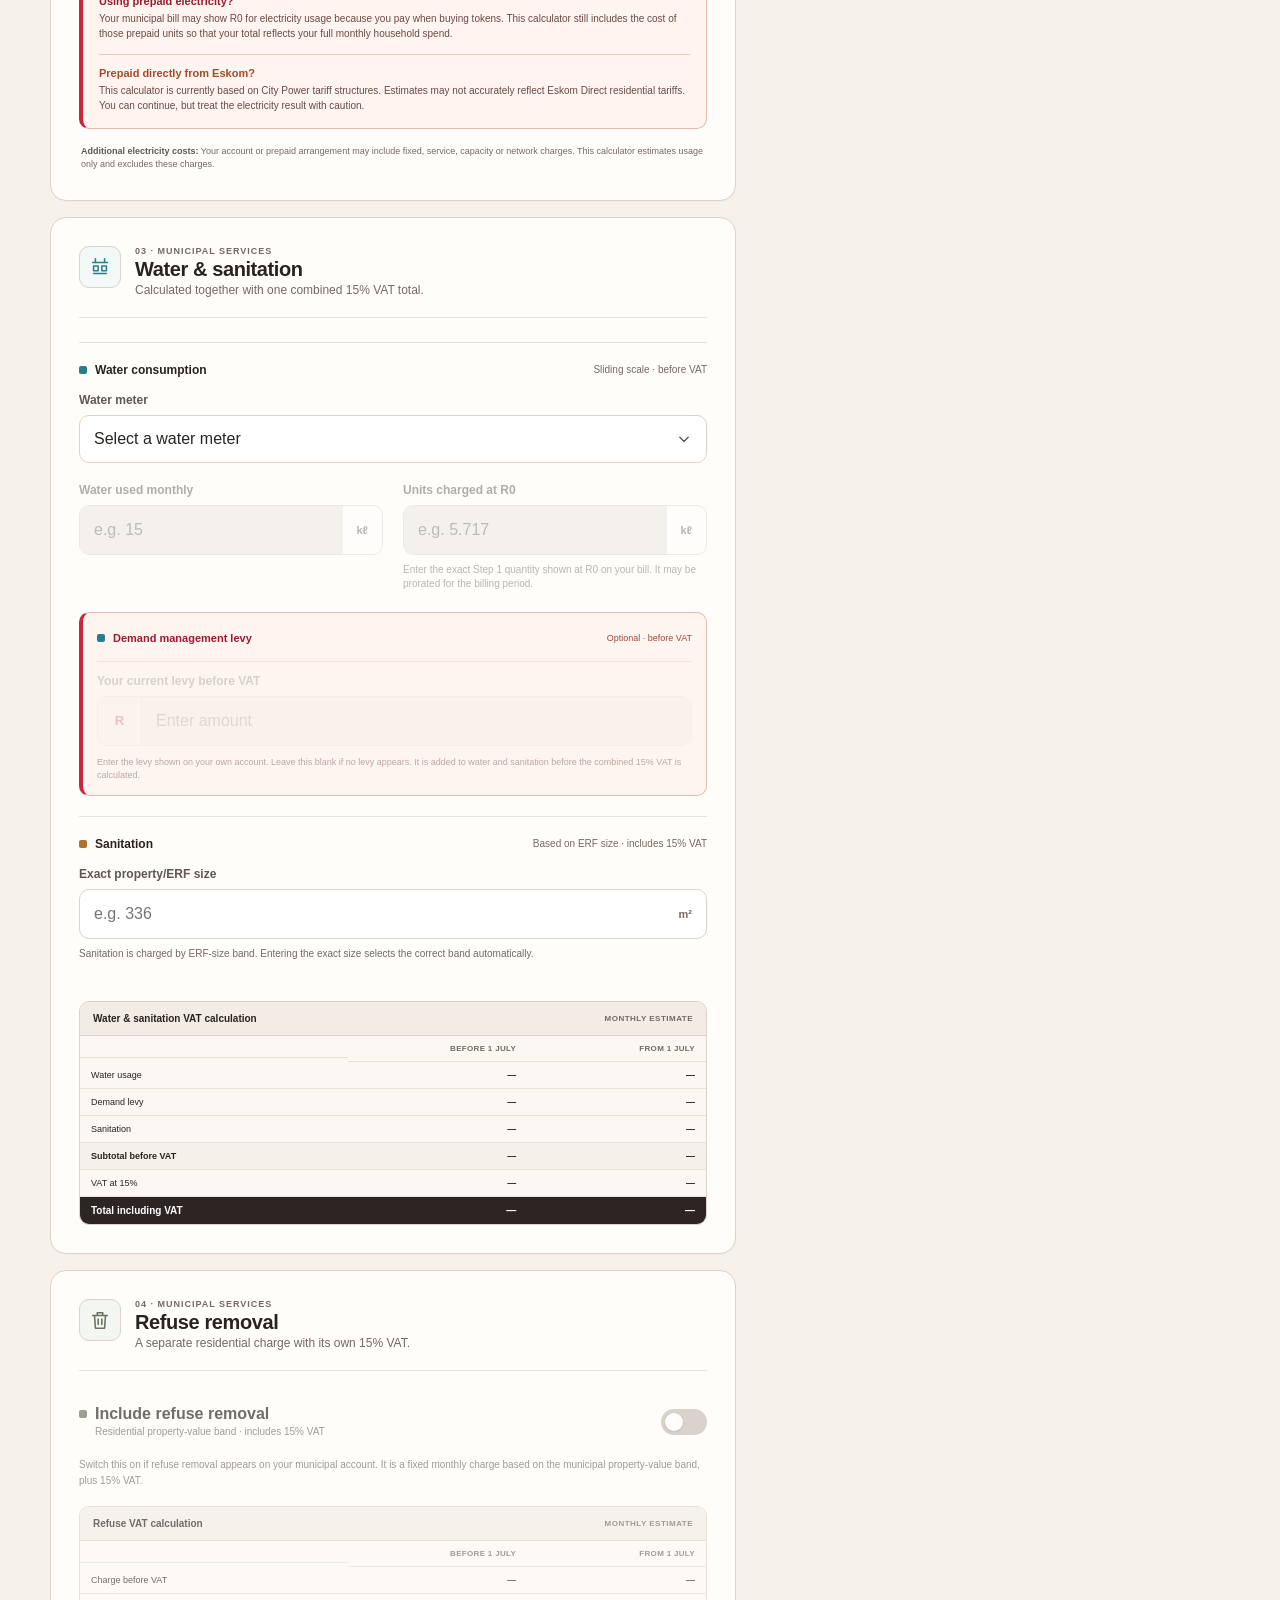
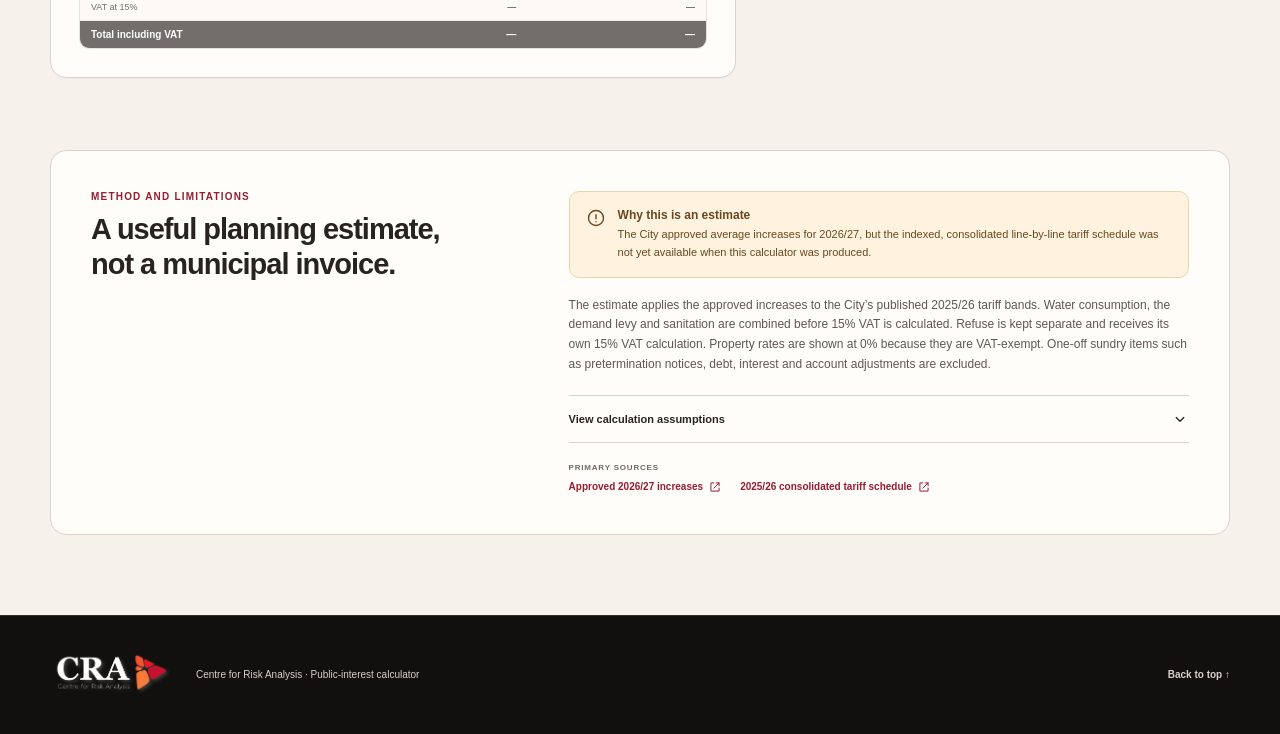
<file: OPEN-IN-BROWSER.html>
<!doctype html>
<html lang="en-ZA">
<head>
  <meta charset="utf-8">
  <meta name="viewport" content="width=device-width, initial-scale=1">
  <meta http-equiv="refresh" content="0; url=index.html">
  <title>Open CRA Johannesburg Tariff Calculator</title>
</head>
<body>
  <p>Opening the CRA Johannesburg Tariff Calculator…</p>
  <p><a href="index.html">Click here if the calculator does not open automatically.</a></p>
  <script>window.location.replace('index.html');</script>
</body>
</html>
</file>
